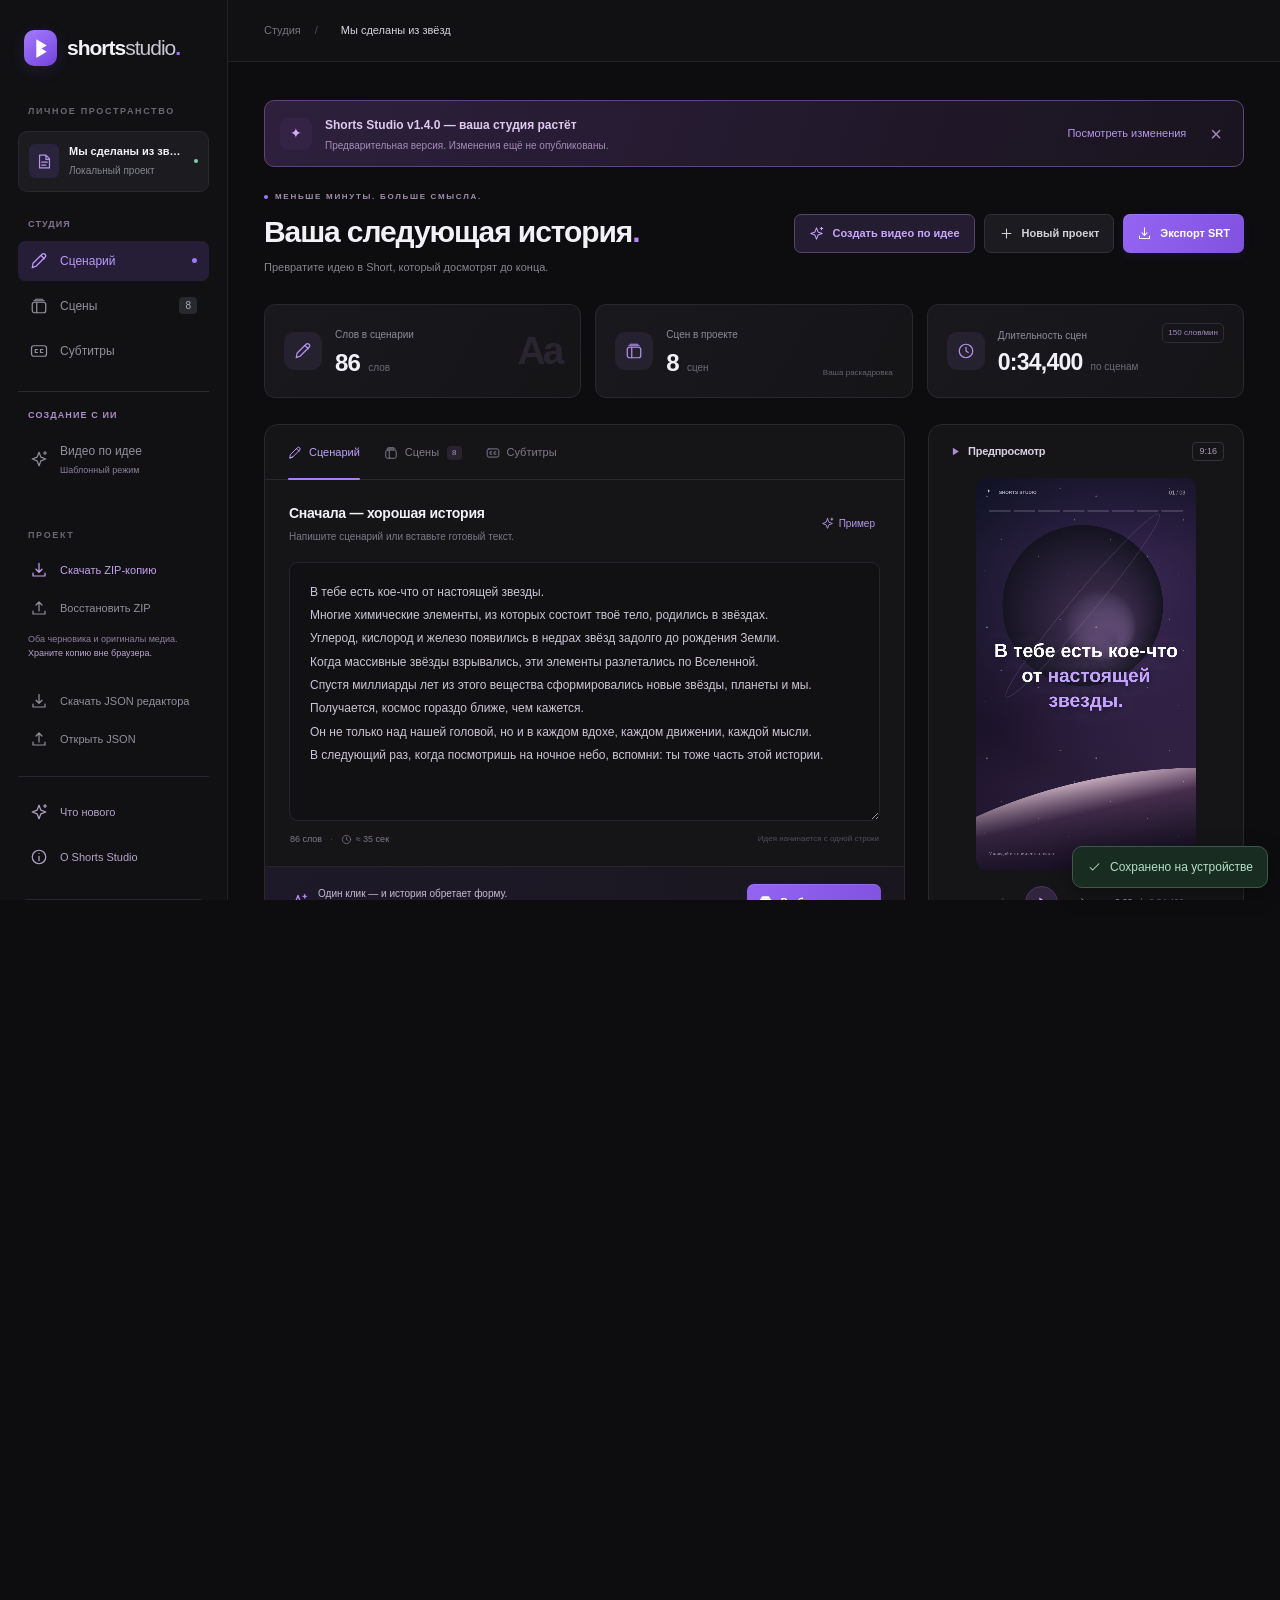
<file: index.html>
<!doctype html>
<html lang="ru">
<head>
  <meta charset="utf-8">
  <meta name="viewport" content="width=device-width, initial-scale=1">
  <meta name="theme-color" content="#0d0d10">
  <meta name="description" content="Shorts Studio — сценарии, сцены и субтитры для ваших коротких видео. Бесплатно, без регистрации и сервера.">
  <title>Shorts Studio — ваша следующая история</title>
  <link rel="icon" href="assets/favicon.svg" type="image/svg+xml">
  <link rel="stylesheet" href="styles.css">
  <link rel="stylesheet" href="video.css">
  <link rel="stylesheet" href="product.css">
  <link rel="stylesheet" href="ux.css">
  <link rel="stylesheet" href="backup.css">
  <link rel="stylesheet" href="editor-timing.css">
  <script src="js/core.js" defer></script>
  <script src="js/product.js" defer></script>
  <script src="js/editor-profile.js" defer></script>
  <script src="js/render-plan.js" defer></script>
  <script src="js/render-adapters.js" defer></script>
  <script src="js/video-core.js" defer></script>
  <script src="js/project-db.js" defer></script>
  <script src="js/storage.js" defer></script>
  <script src="js/zip-store.js" defer></script>
  <script src="js/backup-format.js" defer></script>
  <script src="js/integrations.js" defer></script>
  <script src="js/editor-timing.js" defer></script>
  <script src="js/editor-canvas.js" defer></script>
  <script src="js/video-renderer.js" defer></script>
  <script src="js/video-audio.js" defer></script>
  <script src="js/video-recorder.js" defer></script>
  <script src="js/video-media.js" defer></script>
  <script src="js/audio-window.js" defer></script>
  <script src="js/media-session.js" defer></script>
  <script src="js/render-session.js" defer></script>
  <script src="js/native-mp4.js" defer></script>
  <script src="js/export-inspector.js" defer></script>
  <script src="js/editor-export.js" defer></script>
  <script src="js/editor-preview.js" defer></script>
  <script src="js/editor-images.js" defer></script>
  <script src="js/editor-audio.js" defer></script>
  <script src="js/app.js" defer></script>
  <script src="js/video-ui.js" defer></script>
  <script src="js/product-ui.js" defer></script>
  <script src="js/ux.js" defer></script>
  <script src="js/backup-ui.js" defer></script>
</head>
<body>
  <div id="studioViewport" class="studio-viewport" role="region" aria-label="Рабочая область Shorts Studio" tabindex="0">
  <svg class="icon-library" aria-hidden="true" xmlns="http://www.w3.org/2000/svg">
    <symbol id="i-logo" viewBox="0 0 24 24"><path d="m8 3 10 6-5 3 5 3-10 6V3Z" fill="currentColor" stroke="none"/></symbol>
    <symbol id="i-pen" viewBox="0 0 24 24"><path d="m15 5 4 4M4 20l4-1L20 7a2.8 2.8 0 0 0-4-4L4 15l-1 6 5-2"/></symbol>
    <symbol id="i-scenes" viewBox="0 0 24 24"><rect x="3" y="7" width="18" height="14" rx="3"/><path d="M7 3h10M5 5h14M9 7v14"/></symbol>
    <symbol id="i-captions" viewBox="0 0 24 24"><rect x="2" y="5" width="20" height="14" rx="3"/><path d="M10 10H7v4h3m7-4h-3v4h3"/></symbol>
    <symbol id="i-plus" viewBox="0 0 24 24"><path d="M12 5v14M5 12h14"/></symbol>
    <symbol id="i-download" viewBox="0 0 24 24"><path d="M12 3v12m-4-4 4 4 4-4M4 16v4h16v-4"/></symbol>
    <symbol id="i-upload" viewBox="0 0 24 24"><path d="M12 16V4m-4 4 4-4 4 4M4 16v4h16v-4"/></symbol>
    <symbol id="i-sparkles" viewBox="0 0 24 24"><path d="m12 3 2.5 6.5L21 12l-6.5 2.5L12 21l-2.5-6.5L3 12l6.5-2.5L12 3ZM20 2v4m-2-2h4"/></symbol>
    <symbol id="i-check" viewBox="0 0 24 24"><path d="m5 12 4 4L19 6"/></symbol>
    <symbol id="i-trash" viewBox="0 0 24 24"><path d="M3 6h18M9 6V3h6v3M5 6l1 15h12l1-15M10 10v7m4-7v7"/></symbol>
    <symbol id="i-play" viewBox="0 0 24 24"><path d="m9 5 11 7-11 7V5Z" fill="currentColor" stroke="none"/></symbol>
    <symbol id="i-pause" viewBox="0 0 24 24"><path d="M9 5v14M16 5v14" stroke-width="3"/></symbol>
    <symbol id="i-prev" viewBox="0 0 24 24"><path d="m15 6-6 6 6 6"/></symbol>
    <symbol id="i-next" viewBox="0 0 24 24"><path d="m9 6 6 6-6 6"/></symbol>
    <symbol id="i-clock" viewBox="0 0 24 24"><circle cx="12" cy="12" r="9"/><path d="M12 7v5l3 2"/></symbol>
    <symbol id="i-file" viewBox="0 0 24 24"><path d="M14 3H5v18h14V8l-5-5Zm0 0v6h5M8 13h8m-8 4h6"/></symbol>
    <symbol id="i-monitor" viewBox="0 0 24 24"><rect x="3" y="3" width="18" height="14" rx="2"/><path d="M8 21h8m-4-4v4"/></symbol>
    <symbol id="i-info" viewBox="0 0 24 24"><circle cx="12" cy="12" r="9"/><path d="M12 11v6m0-10v.1"/></symbol>
  </svg>

  <aside class="sidebar" aria-label="Главное меню">
    <a class="brand" href="#" aria-label="Shorts Studio — главная"><span class="brand-mark"><svg><use href="#i-logo"/></svg></span><span>shorts<span class="brand-light">studio</span><span class="brand-dot">.</span></span></a>
    <div class="workspace-label">ЛИЧНОЕ ПРОСТРАНСТВО</div>
    <div class="project-card"><span class="project-icon"><svg><use href="#i-file"/></svg></span><div><strong id="sidebarProjectName">Мой Short</strong><span>Локальный проект</span></div><span class="tiny-dot"></span></div>
    <div class="studio-navigation">
      <section class="nav-group manual-nav" aria-labelledby="studioNavHeading">
        <h2 id="studioNavHeading" class="nav-group-heading">Студия</h2>
        <nav class="nav-list" aria-label="Студия — ручное редактирование">
          <button class="nav-item active" data-view="script" aria-current="page" aria-label="Сценарий" title="Сценарий"><svg><use href="#i-pen"/></svg><span class="nav-text">Сценарий</span><span class="nav-active-dot"></span></button>
          <button class="nav-item" data-view="scenes" aria-label="Сцены" title="Сцены"><svg><use href="#i-scenes"/></svg><span class="nav-text">Сцены</span><span class="nav-count" id="navSceneCount">0</span></button>
          <button class="nav-item" data-view="subtitles" aria-label="Субтитры" title="Субтитры"><svg><use href="#i-captions"/></svg><span class="nav-text">Субтитры</span></button>
        </nav>
      </section>
      <section class="nav-group ai-nav" aria-labelledby="aiNavHeading">
        <h2 id="aiNavHeading" class="nav-group-heading">Создание с ИИ</h2>
        <nav class="nav-list" aria-label="Создание с ИИ — пока на шаблонах">
          <button class="nav-item video-nav" id="openVideoMode" title="Видео по идее — шаблонный режим, ИИ пока не подключён" aria-label="Видео по идее — шаблонный режим" aria-describedby="ideaModeNote" aria-controls="videoStudio" aria-expanded="false"><svg><use href="#i-sparkles"/></svg><span class="nav-text">Видео по идее<small id="ideaModeNote" class="nav-mode-hint">Шаблонный режим</small></span></button>
        </nav>
      </section>
    </div>
    <div class="sidebar-files"><div class="nav-label">ПРОЕКТ</div><button class="nav-item backup-nav" data-backup-export><svg><use href="#i-download"/></svg>Скачать ZIP-копию</button><button class="nav-item" data-backup-import><svg><use href="#i-upload"/></svg>Восстановить ZIP</button><p class="backup-note">Оба черновика и оригиналы медиа.<span data-backup-status aria-live="polite">Храните копию вне браузера.</span></p><button class="nav-item" id="saveProject"><svg><use href="#i-download"/></svg>Скачать JSON редактора</button><button class="nav-item" id="openProject"><svg><use href="#i-upload"/></svg>Открыть JSON</button><input id="projectFile" type="file" accept=".json,application/json" hidden></div>
    <nav class="product-nav" aria-label="Сведения о Shorts Studio"><button class="nav-item" data-product-open="updates" aria-label="Что нового" title="Что нового"><svg><use href="#i-sparkles"/></svg><span class="product-nav-label">Что нового</span></button><button class="nav-item" data-product-open="about" aria-label="О Shorts Studio" title="О Shorts Studio"><svg><use href="#i-info"/></svg><span class="product-nav-label">О Shorts Studio</span></button><span class="product-version-pill product-mobile-version" data-product-version>—</span></nav>
    <div class="sidebar-bottom"><div class="local-card"><span class="local-icon"><svg><use href="#i-monitor"/></svg></span><strong>Ваше творчество — у вас</strong><p>Работает в браузере.<br>Без регистрации и облака.</p><span class="local-status"><span></span>Локальный режим</span></div><div class="sidebar-version">SHORTS STUDIO <span class="product-sidebar-version" data-product-version>—</span></div></div>
  </aside>

  <div class="workspace">
    <header class="topbar"><div class="breadcrumb"><span>Студия</span><span class="breadcrumb-divider">/</span><span id="videoBreadcrumb" hidden>Видео по идее</span><label for="projectName" class="sr-only">Название проекта</label><input id="projectName" maxlength="80" value="Мой Short" autocomplete="off"></div><span id="editorSaveState" hidden>Восстановление…</span></header>

    <div class="mobile-filebar" aria-label="Файлы проекта"><span>ФАЙЛ ПРОЕКТА</span><button class="text-button" id="saveProjectMobile" aria-label="Скачать JSON редактора"><svg><use href="#i-download"/></svg>JSON ↓</button><button class="text-button" id="openProjectMobile" aria-label="Открыть JSON редактора"><svg><use href="#i-upload"/></svg>JSON ↑</button><button class="text-button backup-nav" data-backup-export>ZIP-копия</button><button class="text-button" data-backup-import>Из ZIP</button><p class="backup-note">ZIP: оба черновика и оригиналы медиа. <span data-backup-status aria-live="polite">Храните копию вне браузера.</span></p></div>
    <main id="mainContent">
      <aside class="product-update-notice" id="productUpdateNotice" aria-label="Доступна история обновлений" hidden><span class="update-spark" aria-hidden="true">✦</span><div class="notice-message"><strong>Shorts Studio <span data-product-version>—</span> — ваша студия растёт</strong><p>Узнайте, какие возможности уже доступны.</p></div><button class="text-button" data-product-open="updates">Посмотреть изменения</button><button id="productDismissNotice" class="product-notice-close" aria-label="Закрыть уведомление об обновлении">×</button></aside>
      <section class="page-heading"><div><div class="eyebrow"><span></span>МЕНЬШЕ МИНУТЫ. БОЛЬШЕ СМЫСЛА.</div><h1 id="studioTitle">Ваша следующая история<span>.</span></h1><p id="studioDescription">Превратите идею в Short, который досмотрят до конца.</p></div><div class="heading-actions"><button class="button button-secondary video-mode-button" id="createVideoMode"><svg><use href="#i-sparkles"/></svg>Создать видео по идее</button><button class="button button-secondary" id="backToEditor" hidden><svg><use href="#i-prev"/></svg>К редактору</button><button class="button button-secondary" id="newProject"><svg><use href="#i-plus"/></svg>Новый проект</button><button class="button button-primary" id="exportSrt"><svg><use href="#i-download"/></svg>Экспорт SRT</button></div></section>

      <section class="stats" aria-label="Статистика проекта">
        <div class="stat"><span class="stat-icon"><svg><use href="#i-pen"/></svg></span><div><span class="stat-label">Слов в сценарии</span><div class="stat-value"><strong id="wordCount">0</strong><span>слов</span></div></div><span class="stat-decoration">Aa</span></div>
        <div class="stat"><span class="stat-icon"><svg><use href="#i-scenes"/></svg></span><div><span class="stat-label">Сцен в проекте</span><div class="stat-value"><strong id="sceneCount">0</strong><span>сцен</span></div></div><span class="stat-note">Ваша раскадровка</span></div>
        <div class="stat"><span class="stat-icon"><svg><use href="#i-clock"/></svg></span><div><span class="stat-label">Длительность сцен</span><div class="stat-value"><strong id="totalDuration">0:00</strong><span>по сценам</span></div></div><span class="speed-badge" id="editorTimingBadge">150 слов/мин</span></div>
      </section>

      <div id="storageWarning" class="notice warning" role="alert" hidden>Браузер не позволяет сохранить проект на устройстве. Скачайте файл проекта, чтобы не потерять работу.</div>
      <section id="videoStudio" hidden aria-label="Создать видео по идее">
        <div class="video-intro"><span class="video-beta">БЕСПЛАТНЫЙ ПРОТОТИП</span><span>Идея <b>→</b> сценарий <b>→</b> анимация <b>→</b> видео</span><span id="videoDraftStatus" hidden>Локальный черновик</span></div>
        <div id="videoError" class="notice warning" role="alert" hidden></div>
        <div id="videoSupport" class="notice" role="status" hidden></div>
        <div id="videoPlanError" class="notice warning" role="alert" hidden></div>
        <div class="video-grid">
          <div class="video-editor">
            <section class="panel idea-panel"><div class="video-section-heading"><div><h2>Какую историю расскажем?</h2><p>Опишите идею. Мы подготовим основу для вашего ролика.</p></div><button class="text-button" id="videoDemo">Демо · 18 сек</button></div><label for="videoIdea" class="sr-only">Идея ролика</label><textarea id="videoIdea" aria-describedby="videoIdeaCounter videoIdeaHint videoIdeaWarning" rows="3" placeholder="Например: мистическая история про заброшенный дом"></textarea><div class="idea-feedback"><output id="videoIdeaCounter" for="videoIdea" aria-live="polite" aria-atomic="true"></output><p id="videoIdeaHint">Эмодзи и составные знаки могут занимать несколько позиций лимита.</p><p id="videoIdeaWarning" role="status" aria-live="polite"></p></div><div class="idea-actions"><span>Локальные шаблоны · без API и нейросетей</span><button class="button button-primary" id="generateIdea"><svg><use href="#i-sparkles"/></svg>Создать сценарий</button></div></section>
            <section class="panel video-settings"><div class="video-section-heading"><div><h2>Ваш ролик</h2><p>Анимация и субтитры уже включены.</p></div><span class="format-badge">720 × 1280 · 24 кадра/с</span></div><div class="video-settings-grid"><label>Название<input id="videoTitle" maxlength="80" placeholder="Название ролика"></label><label>Расчёт времени<select id="videoTiming"><option value="auto">Автоматически</option><option value="manual">Вручную по сценам</option></select></label><label>Длительность в авто<select id="videoDuration"><option value="15">15 секунд</option><option value="18" selected>18 секунд</option><option value="20">20 секунд</option><option value="30">30 секунд</option><option value="60">60 секунд</option></select></label><label>Атмосфера<select id="videoTheme"><option value="mystery">Туманный дом</option><option value="space">Космос</option><option value="sunrise">Рассвет</option><option value="neon">Неон</option></select></label><label>Субтитры<select id="videoCaption"><option value="accent">Акцент на словах</option><option value="classic">Классика</option><option value="outline">Контур</option></select></label><label class="video-format-setting">Формат записи<select id="videoFormat"><option value="auto">Авто: MP4, иначе WebM</option><option value="webm">WebM</option></select></label></div><p class="video-hint" id="videoTotalTime"></p><p class="video-hint" id="videoFormatHint"></p></section>
            <section class="panel video-audio"><div class="video-section-heading"><div><h2>Голос и озвучка</h2><p>Отдельная дорожка для речи.</p></div><svg><use href="#i-upload"/></svg></div><div class="video-audio-controls"><label class="button button-secondary audio-upload" for="videoAudio">Выбрать аудио<input id="videoAudio" type="file" accept="audio/*,.mp3,.wav,.ogg,.m4a,.aac,.flac,.webm"></label><span id="videoAudioInfo">Без аудиодорожки</span><button class="text-button" id="removeVideoAudio" hidden>Убрать</button></div><div class="video-volume"><label for="videoVolume">Громкость</label><input id="videoVolume" type="range" min="0" max="100" value="70"><output id="videoVolumeValue" for="videoVolume">70%</output></div><p class="video-hint">Аудио обрезается по длине ролика; если оно короче, в конце будет тишина. Файл остаётся на устройстве; исходный файл сохраняется вместе с проектом, если хранилище доступно.</p></section>
            <section class="panel video-audio"><div class="video-section-heading"><div><h2>Фоновая музыка</h2><p>Независимая дорожка с плавными краями.</p></div><svg><use href="#i-upload"/></svg></div><div class="video-audio-controls"><label class="button button-secondary audio-upload" for="videoMusic">Выбрать музыку<input id="videoMusic" type="file" accept="audio/*,.mp3,.wav,.ogg,.m4a,.aac,.flac,.webm"></label><span id="videoMusicInfo">Без музыки</span><button class="text-button" id="removeVideoMusic" hidden>Убрать</button></div><div class="video-volume"><label for="videoMusicVolume">Громкость музыки</label><input id="videoMusicVolume" type="range" min="0" max="100" value="25"><output id="videoMusicVolumeValue" for="videoMusicVolume">25%</output></div><div class="music-fades"><label>Появление, сек<input id="videoMusicFadeIn" type="number" min="0" max="10" step="0.1" value="1"></label><label>Затухание, сек<input id="videoMusicFadeOut" type="number" min="0" max="10" step="0.1" value="1"></label></div><p class="video-hint">Голос и музыка звучат одновременно. Короткая музыка затухает перед своим окончанием. Музыка восстанавливается вместе с проектом; она не распознаётся и не выравнивает субтитры автоматически.</p></section>
            <section class="video-storyboard" aria-labelledby="videoScenesHeading"><div class="section-heading"><div><h2 id="videoScenesHeading">Сцены ролика <span id="videoSceneCount">0</span></h2><p>Редактируйте текст — анимация подстроится.</p></div><button class="text-button" id="addVideoScene"><svg><use href="#i-plus"/></svg>Добавить</button></div><div id="videoScenes" class="scene-list"></div><div class="video-scene-actions"><button class="text-button" id="videoToEditor">Открыть сценарий в редакторе</button><button class="text-button" id="videoSrt"><svg><use href="#i-download"/></svg>Субтитры SRT</button></div><p class="video-hint">Черновик этого режима хранится отдельно. Перенос в редактор потребует подтверждения замены текущего проекта.</p></section>
          </div>
          <aside class="video-preview-column"><section class="panel video-preview-panel"><div class="preview-heading"><h2><svg><use href="#i-play"/></svg><span id="videoPreviewHeading">Анимация ролика</span></h2><span class="format-badge">9:16</span></div><div class="video-output-tabs" id="videoOutputTabs" hidden><button class="active" id="showVideoCanvas" aria-pressed="true">Анимация</button><button id="showVideoFile" aria-pressed="false">Готовый файл</button></div><div class="video-canvas-wrap"><canvas id="videoCanvas" width="720" height="1280" aria-label="Анимированный предпросмотр ролика 9:16">Браузер не поддерживает Canvas.</canvas><video id="generatedVideo" controls playsinline preload="metadata" hidden aria-label="Готовый видеоролик"></video></div><div class="video-preview-controls"><button class="button button-secondary" id="playGeneratedPreview"><svg><use href="#i-play"/></svg><span>Смотреть</span></button><span id="videoPreviewTime">0:00 / 0:18</span></div><label class="sr-only" for="videoSeek">Позиция предпросмотра</label><input id="videoSeek" class="video-seek" type="range" min="0" max="18000" value="0" step="50"><div class="video-render-controls"><div class="video-download-panel" aria-label="Готовый видеофайл"><p id="videoFileInfo" class="video-hint" role="status" hidden></p><a class="button button-primary" id="downloadVideo" hidden><svg><use href="#i-download"/></svg>Скачать видео</a></div><button class="button button-primary" id="recordVideo"><svg><use href="#i-sparkles"/></svg>Собрать видео</button><button class="button button-secondary" id="cancelVideo" hidden>Отменить запись</button><progress id="videoProgress" max="100" value="0" aria-label="Прогресс записи видео" hidden></progress><p id="videoRenderStatus" role="status">Запись займёт 18 секунд. Оставьте вкладку открытой.</p></div></section><div class="video-local-note"><svg><use href="#i-monitor"/></svg><p>Всё создаётся в вашем браузере.<br>Без сервера, ключей и платных сервисов.</p></div></aside>
        </div>
      </section>
      <div class="studio-grid" id="scriptStudio">
        <div class="editor-column">
          <div class="editor-panel panel">
            <div class="editor-tabs" role="tablist" aria-label="Редактор"><button id="tab-script" class="editor-tab active" data-view="script" role="tab" aria-controls="pane-script" aria-selected="true"><svg><use href="#i-pen"/></svg>Сценарий</button><button id="tab-scenes" class="editor-tab" data-view="scenes" role="tab" aria-controls="scenesSection" aria-selected="false" tabindex="-1"><svg><use href="#i-scenes"/></svg>Сцены<span class="tab-count" id="tabSceneCount">0</span></button><button id="tab-subtitles" class="editor-tab" data-view="subtitles" role="tab" aria-controls="pane-subtitles" aria-selected="false" tabindex="-1"><svg><use href="#i-captions"/></svg>Субтитры</button></div>
            <div id="editorTimingError" class="studio-timing-error" role="alert" hidden><p id="editorTimingErrorText"></p><button id="editorResetTiming" type="button">Отменить несохранённую правку</button></div>
            <section id="pane-script" role="tabpanel" aria-labelledby="tab-script">
              <div class="script-heading"><div><h2>Сначала — хорошая история</h2><p>Напишите сценарий или вставьте готовый текст.</p></div><button class="text-button" id="loadDemo"><svg><use href="#i-sparkles"/></svg>Пример</button></div>
              <label for="scriptText" class="sr-only">Текст сценария</label><textarea id="scriptText" class="script-textarea" placeholder="О чём будет ваш следующий Short?\n\nНачните с цепляющей фразы, расскажите самое интересное и оставьте зрителю мысль, которой захочется поделиться." spellcheck="true"></textarea>
              <div class="script-footer"><div class="script-meta"><span id="scriptWordCount">0 слов</span><span class="meta-dot">·</span><span><svg><use href="#i-clock"/></svg><span id="scriptDuration" title="Оценка исходного сценария по 150 слов/мин; длительности отредактированных сцен рассчитаны отдельно">≈ 0 сек</span></span></div><span class="keyboard-hint">Идея начинается с одной строки</span></div>
              <div class="split-bar"><div><span class="split-icon"><svg><use href="#i-sparkles"/></svg></span><p>Один клик — и история обретает форму.<small>Каждое предложение станет отдельной сценой.</small></p></div><button id="splitScenes" class="button button-primary"><svg><use href="#i-scenes"/></svg>Разбить на сцены</button></div>
            </section>
            <section id="pane-subtitles" role="tabpanel" aria-labelledby="tab-subtitles" hidden><div class="script-heading"><div><h2>Слова в нужный момент</h2><p>Субтитры обновляются вместе со сценами.</p></div><span class="format-badge">.SRT</span></div><div class="studio-subtitle-controls"><label><input id="editorSubtitlesEnabled" type="checkbox" checked> Субтитры включены</label><label for="editorSubtitleMode">Реплики<select id="editorSubtitleMode" aria-describedby="editorSubtitleHint"><option value="scene">По сценам</option><option value="chunks">Группы по 6 слов</option></select></label></div><div id="subtitleList" class="subtitle-list"></div><div class="subtitles-footer"><p id="editorSubtitleHint">Таймкоды берутся из общего RenderPlan.</p><button class="button button-primary" id="exportSrtPanel"><svg><use href="#i-download"/></svg>Скачать .srt</button></div></section>
          </div>

          <section id="scenesSection" class="scenes-section" aria-labelledby="scenesTitle"><div class="section-heading"><div><h2 id="scenesTitle">Сцены проекта <span id="sceneHeadingCount">0</span></h2><p>Маленькие фрагменты большой истории.</p></div><button class="text-button" id="addScene"><svg><use href="#i-plus"/></svg>Добавить сцену</button></div><div class="studio-timing-controls"><label for="editorTimingMode">Длительности<select id="editorTimingMode" aria-describedby="editorTimingHelp"><option value="reading">Авто · 150 слов/мин</option><option value="manual">Вручную</option></select></label><output id="editorTimingSummary" aria-live="polite">Итого: 0:00</output><p id="editorTimingHelp">Авто — по тексту сцен. Вручную: секунды с точностью до 0,001; пусто — авто. Ручные значения сохраняются при переключении режимов.</p></div><div id="scriptChanged" class="notice" hidden><svg><use href="#i-info"/></svg><span>Сценарий изменён. Нажмите «Разбить на сцены», чтобы заменить текущие сцены новым текстом.</span></div><div id="sceneList" class="scene-list"></div><p class="scene-footnote" id="sceneFootnote">Предпросмотр и SRT используют текст сцен. Правки сцен не меняют исходный сценарий.</p></section>
          <div class="editor-audio-panels" aria-label="Звук проекта"><section class="panel editor-audio-panel" aria-labelledby="editorVoiceHeading"><h2 id="editorVoiceHeading">Озвучка</h2><div class="editor-audio-files"><button type="button" class="button button-secondary" id="editorVoiceUpload">Добавить озвучку</button><input type="file" id="editorVoiceFile" class="sr-only" tabindex="-1" accept="audio/*,.mp3,.wav,.ogg,.m4a,.aac,.flac,.webm" aria-label="Файл: озвучка"><button type="button" class="text-button" id="editorVoiceRemove" hidden>Удалить озвучку</button><span id="editorVoiceName">Файл не выбран</span></div><p id="editorVoiceStatus" class="video-hint" role="status" aria-live="polite"></p><div class="video-volume"><label for="editorVoiceVolume">Громкость: озвучка</label><input id="editorVoiceVolume" type="range" min="0" max="100" step="1" value="70"><output id="editorVoiceVolumeValue" for="editorVoiceVolume">70%</output></div></section><section class="panel editor-audio-panel" aria-labelledby="editorMusicHeading"><h2 id="editorMusicHeading">Музыка</h2><div class="editor-audio-files"><button type="button" class="button button-secondary" id="editorMusicUpload">Добавить музыку</button><input type="file" id="editorMusicFile" class="sr-only" tabindex="-1" accept="audio/*,.mp3,.wav,.ogg,.m4a,.aac,.flac,.webm" aria-label="Файл: музыка"><button type="button" class="text-button" id="editorMusicRemove" hidden>Удалить музыку</button><span id="editorMusicName">Файл не выбран</span></div><p id="editorMusicStatus" class="video-hint" role="status" aria-live="polite"></p><div class="video-volume"><label for="editorMusicVolume">Громкость: музыка</label><input id="editorMusicVolume" type="range" min="0" max="100" step="1" value="25"><output id="editorMusicVolumeValue" for="editorMusicVolume">25%</output></div><div class="music-fades"><label for="editorMusicFadeIn">Плавное появление, сек<input id="editorMusicFadeIn" type="text" inputmode="decimal" value="1" aria-describedby="editorMusicFadeHint"></label><label for="editorMusicFadeOut">Плавное затухание, сек<input id="editorMusicFadeOut" type="text" inputmode="decimal" value="1" aria-describedby="editorMusicFadeHint"></label></div><p id="editorMusicFadeHint" class="video-hint">От 0 секунд, до трёх знаков после запятой. Затухание — перед концом музыки или ролика, смотря что наступит раньше. Повтора музыки нет.</p></section><p id="editorAudioState" class="video-hint" role="status" aria-live="polite">Звук запускается кнопкой Play. Поддержка форматов зависит от браузера. Оригиналы сохраняются на устройстве и в ZIP-копии; JSON не содержит медиа.</p></div>
          <footer class="editor-bottom"><span class="tiny-dot"></span>Всё для первого шага. Ничего лишнего.<span class="bottom-format">СОЗДАНО ДЛЯ 9:16</span></footer>
        </div>

        <aside class="preview-column" aria-label="Предпросмотр видео">
          <section class="preview-panel panel"><div class="preview-heading"><h2><svg><use href="#i-play"/></svg>Предпросмотр</h2><span class="format-badge">9:16</span></div>
            <div class="portrait-wrap"><div class="editor-canvas-frame" id="portrait"><canvas id="editorCanvas" width="720" height="1280" aria-label="Canvas-предпросмотр Студии 720 на 1280" aria-describedby="previewText editorPreviewMessage" hidden></canvas><div id="editorPreviewMessage" class="editor-preview-message" role="status" aria-live="polite">Подготавливаем предпросмотр…</div></div></div><span id="portraitScene" class="sr-only"></span><p id="previewText" class="sr-only"></p>
            <div class="playback"><button class="icon-button" id="prevScene" aria-label="Предыдущая сцена"><svg><use href="#i-prev"/></svg></button><button class="play-button" id="playPreview" aria-label="Воспроизвести предпросмотр"><svg><use href="#i-play"/></svg></button><button class="icon-button" id="nextScene" aria-label="Следующая сцена"><svg><use href="#i-next"/></svg></button><span class="playback-time"><span id="currentTime">0:00</span><span>/</span><span id="previewDuration">0:00</span></span></div><div class="timeline"><div id="timelineProgress"></div></div><label class="sr-only" for="editorSeek">Позиция предпросмотра Студии</label><input id="editorSeek" class="editor-seek" type="range" min="0" max="0" step="1" value="0"><div class="preview-note"><span class="tiny-dot"></span>Canvas · 720 × 1280 · звук по кнопке Play</div>
          </section>
          <section class="appearance-panel panel"><h2><svg><use href="#i-captions"/></svg>Стиль субтитров</h2><div class="caption-styles" role="group" aria-label="Стиль субтитров"><button data-caption="accent" class="caption-style active" aria-pressed="true"><span>Аа<span>Бб</span></span>Акцент</button><button data-caption="classic" class="caption-style" aria-pressed="false"><span>Аа Бб</span>Классика</button><button data-caption="outline" class="caption-style" aria-pressed="false"><span>Аа Бб</span>Контур</button></div><div class="appearance-row"><label for="captionSize">Размер текста</label><select id="captionSize"><option value="small">Маленький</option><option value="medium" selected>Средний</option><option value="large">Крупный</option></select></div><div class="appearance-row"><span id="backgroundLabel">Настроение</span><div class="theme-options" role="group" aria-labelledby="backgroundLabel"><button class="theme-swatch cosmos active" data-theme="cosmos" aria-label="Космос" title="Космос" aria-pressed="true"></button><button class="theme-swatch dusk" data-theme="dusk" aria-label="Сумерки" title="Сумерки" aria-pressed="false"></button><button class="theme-swatch minimal" data-theme="minimal" aria-label="Минимализм" title="Минимализм" aria-pressed="false"></button></div></div><p class="appearance-note">Оформление применяется к предпросмотру. SRT содержит только текст и таймкоды.</p></section>
        </aside>
      </div>
    </main>
  </div>
  </div>
    <div class="save-status" id="saveStatus" role="status" aria-live="polite" aria-atomic="true" hidden><svg aria-hidden="true"><use href="#i-clock"/></svg><span id="saveStatusText"></span></div>
    <div id="toast" class="toast" role="status" aria-live="polite" hidden></div>
  <input id="backupFile" type="file" accept=".zip,application/zip" hidden>
  <dialog id="backupDialog" class="backup-dialog" aria-labelledby="backupTitle">
    <h2 id="backupTitle">Резервная ZIP-копия</h2>
    <p>ZIP хранит редактируемые черновики обоих режимов и исходные изображения, голос и музыку. JSON хранит только данные проекта без медиа; MP4/WebM — готовое видео. Данные браузера могут быть очищены: сохраняйте ZIP на другом устройстве или диске.</p>
    <p id="backupMessage" role="status" aria-live="polite"></p>
    <progress id="backupProgress" max="100" value="0" aria-label="Подготовка резервной копии"></progress>
    <p id="backupError" role="alert" hidden></p><ul id="backupWarnings"></ul>
    <div class="backup-actions"><a id="backupDownload" class="button button-primary" hidden>Скачать ZIP-копию</a><button id="backupConfirm" class="button button-primary" hidden>Заменить оба черновика</button><button id="backupOpen" class="button button-primary" hidden>Открыть восстановленные проекты</button><button id="backupFresh" class="button button-secondary" hidden>Новая ZIP-копия</button><button id="backupBackground" class="button button-secondary" hidden>Продолжить в фоне</button><button id="backupCancel" class="button button-secondary">Отмена</button></div>
  </dialog>
  <dialog id="confirmDialog"><form method="dialog"><span class="dialog-icon"><svg><use href="#i-info"/></svg></span><h2 id="dialogTitle">Продолжить?</h2><p id="dialogDescription"></p><div class="dialog-actions"><button class="button button-secondary" value="cancel" autofocus>Отмена</button><button class="button button-primary" id="dialogConfirm" value="confirm">Продолжить</button></div></form></dialog>
  <dialog id="productDialog" class="product-dialog" aria-labelledby="productDialogTitle">
    <div class="product-dialog-header"><div><div class="product-dialog-eyebrow">SHORTS STUDIO · СДЕЛАНО ДЛЯ ВАШИХ ИСТОРИЙ</div><h2 id="productDialogTitle">Что нового</h2></div><button id="productClose" class="product-dialog-close" aria-label="Закрыть информацию о продукте">×</button></div>
    <div id="productTabs" class="product-tabs" role="tablist" aria-label="Информация о Shorts Studio"><button id="productTab-updates" class="product-tab active" role="tab" aria-selected="true" aria-controls="productPane-updates">Что нового</button><button id="productTab-about" class="product-tab" role="tab" aria-selected="false" aria-controls="productPane-about" tabindex="-1">О Shorts Studio</button></div>
    <div class="product-dialog-scroll"><section id="productPane-updates" role="tabpanel" aria-labelledby="productTab-updates"><div id="productReleaseList"></div><p class="product-history-note" id="productHistoryNote"></p></section>
    <section id="productPane-about" role="tabpanel" aria-labelledby="productTab-about" hidden><p class="product-about-intro">Ваша студия коротких историй: от первой строки до готового вертикального видео. Shorts Studio работает локально в браузере — без регистрации, платного сервера и API-ключей.</p><div class="product-about-version">Текущая версия <span class="product-version-pill" data-product-version>—</span></div><ul id="productCapabilities" class="product-capabilities"></ul><a id="productRepository" class="product-repository-link" target="_blank" rel="noopener noreferrer">Репозиторий на GitHub ↗</a>
    <form id="productProfileForm" class="product-profile"><h3>Сведения о правообладателе</h3><p>Заполните только достоверные сведения. Эти настройки сохраняются в вашем браузере и не меняют публичные данные сайта. Публичные поля задаются в конфигурации продукта.</p><label for="productOwner">Имя или название правообладателя<input id="productOwner" maxlength="160" placeholder="Пока не указано" autocomplete="off"></label><label for="productContact">Контактная информация<input id="productContact" maxlength="240" placeholder="Пока не указана" autocomplete="off"></label><div class="product-profile-actions"><button class="button button-primary" type="submit">Сохранить сведения</button><button class="button button-secondary" id="productResetProfile" type="button">Сбросить</button></div><p id="productProfileStatus" class="product-profile-status" role="status"></p></form>
    <p id="productLicenseNote" class="product-license-note"></p></section></div>
  </dialog>
  <noscript><div class="noscript">Для работы Shorts Studio включите JavaScript в настройках браузера.</div></noscript>
</body>
</html>
</file>
<file: styles.css>
@charset "UTF-8";
:root{color-scheme:dark;--bg:#0d0d10;--panel:#151518;--panel-raised:#1b1b20;--line:#28282e;--muted:#85858f;--text:#f3f1f8;--purple:#9d77ff;--purple-bright:#9061f9;--purple-bg:#251e36;--green:#84cda9;--radius:14px;font-family:Inter,-apple-system,BlinkMacSystemFont,"Segoe UI",sans-serif;font-synthesis:none}
*{box-sizing:border-box}body{margin:0;background:var(--bg);color:var(--text);font-size:14px;line-height:1.5}button,input,textarea,select{font:inherit}button,a,input,textarea,select{-webkit-tap-highlight-color:transparent}button{cursor:pointer}button,select{color:inherit}button{border:0}button:disabled{cursor:not-allowed;opacity:.38}button:focus-visible,a:focus-visible,select:focus-visible{outline:2px solid var(--purple);outline-offset:4px}input:focus,textarea:focus{outline:none}input:focus-visible,textarea:focus-visible{box-shadow:0 0 0 2px #9d77ff75}svg{width:20px;height:20px;fill:none;stroke:currentColor;stroke-width:1.65;stroke-linecap:round;stroke-linejoin:round;flex-shrink:0;vertical-align:middle}a{color:inherit;text-decoration:none}h1,h2,p{margin:0}h2{font-size:15px;font-weight:600;letter-spacing:-.25px}[hidden]{display:none!important}.icon-library{position:absolute;width:0;height:0;overflow:hidden}.sr-only{position:absolute;width:1px;height:1px;padding:0;margin:-1px;overflow:hidden;clip:rect(0,0,0,0);white-space:nowrap;border:0}
.sidebar{position:fixed;inset:0 auto 0 0;width:228px;border-right:1px solid #232327;background:#111114;padding:30px 18px 18px;display:flex;flex-direction:column;z-index:20}.brand{display:flex;align-items:center;gap:10px;font-size:21px;font-weight:750;letter-spacing:-1px;padding:0 6px}.brand-mark{width:33px;height:36px;border-radius:10px;background:linear-gradient(145deg,#a47bff,#7343dd);box-shadow:0 4px 16px #8051ef24;display:grid;place-items:center;color:#fff}.brand-mark svg{width:25px;height:25px}.brand-light{font-weight:400;color:#cac6d4}.brand-dot{color:var(--purple)}.workspace-label,.nav-label{color:#686873;font-size:9px;letter-spacing:1.65px;font-weight:600}.workspace-label{margin:39px 10px 12px}.project-card{display:flex;gap:10px;align-items:center;background:#1b1b20;border:1px solid var(--line);border-radius:9px;padding:11px 10px}.project-icon{width:30px;height:34px;border-radius:6px;display:grid;place-items:center;background:#2a233c;color:#b397ec}.project-icon svg{width:17px;height:17px}.project-card>div{flex:1;min-width:0}.project-card strong{display:block;font-size:11px;white-space:nowrap;overflow:hidden;text-overflow:ellipsis;font-weight:550}.project-card div>span{font-size:10px;color:var(--muted)}.tiny-dot{width:5px;height:5px;border-radius:50%;background:var(--purple);display:inline-block;flex-shrink:0}.project-card>.tiny-dot{background:var(--green);width:4px;height:4px}.nav-label{margin:29px 10px 9px}.nav-list{display:grid;gap:5px}.nav-item{width:100%;background:transparent;color:#91909d;display:flex;align-items:center;text-align:left;gap:12px;padding:11px 12px;border-radius:7px;font-size:12px;transition:background .2s,color .2s}.nav-item svg{width:18px;height:18px}.nav-item:hover{background:#1d1c23;color:#ddd}.nav-item.active{background:var(--purple-bg);color:#bc9aff}.nav-active-dot{width:5px;height:5px;background:var(--purple);border-radius:100%;margin-left:auto}.nav-count{margin-left:auto;background:#28282f;color:#b2aebb;font-size:10px;padding:1px 6px;border-radius:4px}.sidebar-files{margin-top:12px}.sidebar-files .nav-item{font-size:11px;padding-block:10px}.sidebar-bottom{margin-top:auto;padding-top:36px}.local-card{padding:15px 13px;border:1px solid #292631;border-radius:10px;background:radial-gradient(ellipse at top left,#29203450,transparent 85%)}.local-icon{color:#ab8ce4;display:block;margin-bottom:8px}.local-icon svg{width:20px;height:20px}.local-card strong{font-size:11px;font-weight:500;color:#d6d1df}.local-card p{font-size:10px;color:#77727f;line-height:1.7;margin-top:6px}.local-status{font-size:9px;color:#a8a1b2;display:flex;gap:6px;align-items:center;margin-top:14px}.local-status>span{width:4px;height:4px;background:var(--green);border-radius:100%}.sidebar-version{font-size:8px;letter-spacing:1px;display:flex;justify-content:space-between;color:#66616e;margin:20px 3px 0}.sidebar-version>span{color:#45424d}
.workspace{margin-left:228px}.topbar{height:74px;border-bottom:1px solid #232327;display:flex;align-items:center;justify-content:space-between;padding:0 36px;gap:12px}.breadcrumb{display:flex;align-items:center;gap:14px;color:#77737f;font-size:11px;min-width:0}.breadcrumb-divider{color:#4e4a56}.breadcrumb input{background:transparent;color:#d7d2df;border:1px solid transparent;border-radius:5px;padding:6px 8px;width:235px;font-size:11px;min-width:0;text-overflow:ellipsis}.breadcrumb input:hover{border-color:var(--line)}.save-status{display:flex;gap:6px;align-items:center;color:#92909a;font-size:10px;white-space:nowrap}.save-status svg{width:13px;height:13px;color:var(--green)}.save-status.error,.save-status.error svg{color:#e5af74}main{max-width:1540px;margin:auto;padding:38px 36px 20px}.page-heading{display:flex;justify-content:space-between;align-items:center;gap:20px;margin-bottom:28px}.eyebrow{color:#a18eac;font-size:8px;letter-spacing:1.7px;font-weight:600;display:flex;align-items:center;gap:7px;margin-bottom:9px}.eyebrow>span{width:4px;height:4px;background:var(--purple);border-radius:100%}h1{font-size:30px;font-weight:650;letter-spacing:-1.1px;line-height:1.3}h1>span{color:#ae88ff}.page-heading p{color:var(--muted);font-size:11px;margin-top:8px}.heading-actions{display:flex;gap:9px;flex-shrink:0}.button{display:inline-flex;justify-content:center;align-items:center;gap:8px;border-radius:7px;min-height:39px;padding:10px 14px;font-size:11px;font-weight:550;white-space:nowrap;transition:background .2s,transform .2s,box-shadow .2s}.button:hover:not(:disabled){transform:translateY(-1px)}.button svg{width:15px;height:15px}.button-secondary{background:#1b1b20;border:1px solid #323038;color:#d5d1dc}.button-secondary:hover{background:#27242e}.button-primary{background:linear-gradient(110deg,#9465f3,#8151df);color:#fff;box-shadow:0 3px 10px #7946d719,inset 0 1px 0 #ffffff1c}.button-primary:hover{background:linear-gradient(110deg,#a579ff,#9462f0);box-shadow:0 4px 18px #8956e935}.stats{display:grid;grid-template-columns:repeat(3,1fr);gap:14px;margin-bottom:26px}.stat{display:flex;align-items:center;position:relative;overflow:hidden;gap:13px;padding:18px 19px;background:linear-gradient(120deg,#19181d,#151518);border:1px solid var(--line);border-radius:11px;min-height:94px}.stat-icon{display:grid;place-items:center;width:38px;height:38px;background:#25212f;border-radius:10px;color:#b291ed}.stat-icon svg{width:18px;height:18px}.stat-label{font-size:10px;color:#8f899a}.stat-value{display:flex;gap:8px;align-items:baseline;margin-top:3px}.stat-value strong{font-size:24px;line-height:1.3;letter-spacing:-.75px;font-weight:600;font-variant-numeric:tabular-nums}.stat-value>span{font-size:10px;color:#6e6878}.stat-decoration{margin-left:auto;font-size:39px;line-height:1;font-weight:650;color:#292530;letter-spacing:-3px}.stat-note{margin-left:auto;font-size:8px;color:#686270;align-self:flex-end;white-space:nowrap}.speed-badge{margin-left:auto;align-self:flex-start;white-space:nowrap;font-size:8px;border:1px solid #302a3d;color:#a58ac5;border-radius:5px;padding:3px 5px}
.studio-grid{display:grid;grid-template-columns:minmax(0,1fr) 316px;gap:23px;align-items:start}.editor-column{min-width:0}.panel{border:1px solid var(--line);border-radius:var(--radius);background:var(--panel);overflow:hidden}.editor-tabs{display:flex;padding:0 23px;border-bottom:1px solid var(--line);gap:24px;min-height:55px}.editor-tab{padding:17px 0 15px;background:transparent;display:flex;align-items:center;gap:7px;color:#817a8c;font-size:11px;position:relative}.editor-tab svg{width:14px;height:14px}.editor-tab.active{color:#c2a1ff}.editor-tab.active:after{content:"";position:absolute;bottom:-1px;left:0;right:0;height:2px;background:#aa7eff;border-radius:4px}.editor-tab:hover{color:#c4b8d5}.tab-count{background:#28232e;color:#a79bb5;font-size:8px;padding:1px 5px;border-radius:4px;margin-left:1px}.script-heading{display:flex;align-items:center;justify-content:space-between;gap:12px;padding:23px 24px 18px}.script-heading h2{font-size:14px}.script-heading p{font-size:10px;color:#7d7787;margin-top:5px}.text-button{display:inline-flex;align-items:center;justify-content:center;gap:5px;font-size:10px;color:#b797ea;background:transparent;padding:5px;border-radius:5px;transition:color .2s,background .2s;white-space:nowrap}.text-button svg{width:13px;height:13px}.text-button:hover{color:#d4b9ff;background:#9d77ff0c}.script-textarea{display:block;width:calc(100% - 48px);margin:0 24px;min-height:259px;resize:vertical;max-height:700px;background:#111114;border:1px solid #28242e;border-radius:9px;color:#cbc5d4;padding:18px 20px;font-size:12px;line-height:1.95;caret-color:var(--purple);transition:border-color .2s,box-shadow .2s}.script-textarea:focus{border-color:#7956a3}.script-textarea::placeholder{color:#62596e}.script-footer{display:flex;align-items:center;justify-content:space-between;gap:10px;margin:12px 25px 20px}.script-meta{display:flex;align-items:center;gap:8px;color:#82788f;font-size:9px;white-space:nowrap}.script-meta>span:last-child{display:flex;align-items:center;gap:4px}.script-meta svg{width:11px;height:11px}.meta-dot{color:#49414f}.keyboard-hint{color:#544c5f;font-size:8px}.split-bar{padding:17px 23px;display:flex;gap:12px;align-items:center;justify-content:space-between;border-top:1px solid #29242f;background:linear-gradient(100deg,#1e1929,#19161e)}.split-bar>div{display:flex;align-items:center;gap:10px}.split-icon{color:#af88ec}.split-icon svg{width:20px;height:20px}.split-bar p{font-size:10px;color:#c6bbd4}.split-bar small{display:block;color:#7d6e8e;font-size:9px;margin-top:3px}.split-bar .button{min-height:36px;padding:9px 11px;font-size:10px}.scenes-section{margin-top:25px}.section-heading{display:flex;gap:14px;justify-content:space-between;align-items:center;margin-bottom:15px}.section-heading h2{font-size:15px;display:flex;gap:8px;align-items:center}.section-heading h2>span{font-size:9px;letter-spacing:0;color:#a993be;background:#28212f;border:1px solid #352a40;padding:0 5px;border-radius:4px;font-weight:400}.section-heading p{font-size:10px;color:#756c81;margin-top:4px}.scene-list{display:grid;gap:10px}.scene-card{position:relative;display:flex;align-items:flex-start;gap:14px;padding:16px;background:#151518;border:1px solid #29242f;border-radius:10px;transition:border-color .2s,background .2s}.scene-card:hover{border-color:#49404f}.scene-card.selected{border-color:#6b4c93;background:linear-gradient(120deg,#201a2b,#17151d)}.scene-select{background:#25202f;color:#a891c5;min-width:34px;height:36px;border:1px solid #3c2e4f;border-radius:8px;display:grid;place-items:center;font-size:11px;font-variant-numeric:tabular-nums;transition:background .2s}.scene-card.selected .scene-select{background:#342447;color:#d0adff;border-color:#735298}.scene-content{flex:1;min-width:0}.scene-card-top{display:flex;gap:10px;justify-content:space-between;align-items:center;margin-bottom:6px}.scene-card-top label{font-size:9px;color:#b9a5cd;font-weight:550}.scene-timing{font-size:8px;color:#80718f;display:flex;gap:5px;align-items:center;white-space:nowrap;font-variant-numeric:tabular-nums}.scene-timing svg{width:10px;height:10px}.scene-text{display:block;width:100%;resize:vertical;min-height:47px;max-height:350px;border:1px solid transparent;background:transparent;color:#c7bfce;padding:3px 5px;margin-left:-5px;border-radius:4px;font-size:11px;line-height:1.75;overflow-y:auto}.scene-text:focus{background:#100e14;border-color:#725594}.scene-text::placeholder{color:#72637f}.scene-delete{background:transparent;color:#65586f;padding:5px;border-radius:4px;margin:-4px -5px 0 0}.scene-delete svg{width:13px;height:13px}.scene-delete:hover{color:#f09aab;background:#e8637412}.scene-meta-row{display:flex;align-items:center;gap:9px}.scene-footnote{font-size:9px;color:#68616f;margin:13px 2px;line-height:1.8}.notice{display:flex;align-items:center;gap:9px;padding:11px 13px;border:1px solid #5a4436;background:#2b211b;border-radius:8px;font-size:10px;color:#ddba91;margin:0 0 13px;line-height:1.6}.notice svg{width:17px;height:17px}.notice.warning{margin-bottom:22px}.empty-state{text-align:center;padding:37px 20px;background:#141217;border:1px dashed #3b3048;border-radius:10px;color:#91819f}.empty-state svg{display:block;width:27px;height:27px;margin:0 auto 12px;color:#aa87d5}.empty-state h3{font-size:13px;color:#cbc0d5;font-weight:500;margin:0 0 6px}.empty-state p{font-size:11px;max-width:300px;margin:auto;line-height:1.8}.empty-state .button{margin-top:17px}.editor-bottom{color:#5d5368;display:flex;gap:7px;align-items:center;font-size:8px;padding:20px 2px 5px}.editor-bottom>.tiny-dot{width:3px;height:3px;background:#716083}.bottom-format{font-size:7px;margin-left:auto;letter-spacing:1px;color:#4d4359}.subtitle-list{max-height:550px;overflow-y:auto;padding:0 24px 20px;display:grid;gap:10px}.subtitle-cue{background:#101013;border:1px solid #2b2532;border-radius:7px;padding:13px 14px;display:grid;grid-template-columns:22px 1fr;gap:5px 8px}.cue-number{font-size:10px;color:#b593e4;grid-row:span 2}.cue-time{font-size:10px;font-variant-numeric:tabular-nums;color:#8f7aab;letter-spacing:.2px;overflow-wrap:anywhere}.cue-text{font-size:12px;color:#ccc0d8;white-space:pre-line;overflow-wrap:anywhere}.subtitles-footer{border-top:1px solid var(--line);padding:17px 24px;display:flex;align-items:center;gap:12px;justify-content:space-between}.subtitles-footer p{font-size:9px;color:#7f718e}.format-badge{border:1px solid #35303d;border-radius:4px;padding:2px 6px;font-size:9px;color:#a99bb7;font-variant-numeric:tabular-nums}
.preview-column{display:grid;gap:16px;position:sticky;top:22px;min-width:0}.preview-heading{padding:17px 19px;display:flex;align-items:center;justify-content:space-between}.preview-heading h2,.appearance-panel h2{display:flex;align-items:center;gap:7px;font-size:11px;font-weight:550;color:#d8d1e1}.preview-heading h2 svg{width:13px;height:13px;color:#ac8fce}.portrait-wrap{padding:0 22px}.portrait{aspect-ratio:9/16;position:relative;overflow:hidden;isolation:isolate;border-radius:10px;background:#121024;border:1px solid #373043;transition:background .4s}.portrait.theme-cosmos{background:radial-gradient(ellipse at 65% 30%,#6e4a9e66,transparent 50%),linear-gradient(155deg,#121527,#1b1329 50%,#352346 85%,#81647e)}.cosmic-orb{position:absolute;left:12%;top:12%;width:73%;aspect-ratio:1;border-radius:50%;background:radial-gradient(circle at 70% 73%,#a98bb540,#342845 45%,#151421 68%);box-shadow:inset -3px -5px 12px #c9a0ed38,7px 9px 45px #a980b22e;transform:rotate(-35deg)}.cosmic-orb:after{content:"";position:absolute;inset:18% -24%;border-radius:50%;border:1px solid #b59cc830;box-shadow:0 2px 9px #bd90e01c;transform:rotate(-15deg) scaleY(.22)}.cosmic-horizon{position:absolute;left:-48%;right:-60%;height:45%;bottom:-22%;background:linear-gradient(160deg,#c0a7b9,#49304f 18%,#151120 58%);border-radius:50%;box-shadow:0 -5px 25px #e4b7d12b;transform:rotate(-13deg)}.portrait-grain{position:absolute;inset:0;opacity:.38;background-image:radial-gradient(circle at 10% 14%,#fff 0 1px,transparent 1.2px),radial-gradient(circle at 77% 8%,#fff 0 .7px,transparent 1px),radial-gradient(circle at 90% 32%,#fff 0 .8px,transparent 1px),radial-gradient(circle at 23% 47%,#fff 0 .7px,transparent 1px),radial-gradient(circle at 57% 60%,#fff 0 .6px,transparent 1px),radial-gradient(circle at 85% 74%,#fff 0 .6px,transparent 1px),radial-gradient(circle at 8% 71%,#fff 0 .5px,transparent 1px);background-size:143px 171px}.portrait:after{content:"";position:absolute;inset:0;background:linear-gradient(0deg,#0b081a88,transparent 22%,transparent 80%,#0b081a44);z-index:-1}.portrait-top{position:absolute;top:16px;left:14px;right:14px;display:flex;align-items:center;justify-content:space-between;color:#e7dff2a6;font-size:7px;letter-spacing:.6px}.portrait-brand{display:flex;align-items:center;gap:4px;font-size:6px;letter-spacing:1px}.portrait-brand svg{width:12px;height:12px;color:#d0b6eb}.portrait-segments{position:absolute;top:42px;left:15px;right:15px;display:flex;gap:4px}.portrait-segments>span{height:2px;flex:1;border-radius:2px;background:#ffffff26;min-width:0}.portrait-segments>span.passed{background:#b593ec}.portrait-segments>span.current{background:#e0cff9}.portrait-caption{position:absolute;inset:40% 17px auto;text-align:center;color:#fff;font-size:25px;font-weight:750;letter-spacing:-.6px;line-height:1.3;text-shadow:0 2px 14px #08051280;max-height:45%;overflow-y:auto;overflow-wrap:anywhere;padding:6px 2px 9px;scrollbar-width:thin;scrollbar-color:#ffffff33 transparent}.portrait-caption mark{color:#c4a2ff;background:none}.portrait.caption-classic .portrait-caption{background:#080611b3;backdrop-filter:blur(6px);padding:11px 10px;border-radius:6px;font-weight:600;letter-spacing:-.3px;font-size:23px}.portrait.caption-classic mark,.portrait.caption-outline mark{color:inherit}.portrait.caption-outline .portrait-caption{color:#fff;-webkit-text-stroke:.7px #100a1f;paint-order:stroke fill;text-shadow:2px 2px #140d20,-1px -1px #140d20;font-weight:800}.portrait.size-small .portrait-caption{font-size:20px}.portrait.size-large .portrait-caption{font-size:30px}.portrait .portrait-caption.long-caption{font-size:19px}.portrait .portrait-caption.very-long-caption{font-size:16px}.portrait-bottom{position:absolute;bottom:18px;left:17px;right:17px;display:flex;align-items:center;justify-content:space-between;font-size:6px;letter-spacing:.3px;color:#ddd1e39c}.portrait-bottom>span:last-child{color:#dcc3ed;font-size:14px}.portrait.theme-dusk{background:radial-gradient(ellipse at 70% 30%,#efa36860,transparent 60%),linear-gradient(170deg,#352543,#6e4161 55%,#c77d65)}.theme-dusk .cosmic-orb{background:radial-gradient(circle at 65% 65%,#efb588,#a96e7b 40%,#6a4566 70%);box-shadow:0 0 65px #e9a07e30}.theme-dusk .cosmic-horizon{background:linear-gradient(170deg,#c6918c,#502d4c 30%,#211527 70%)}.portrait.theme-minimal{background:radial-gradient(ellipse at top,#35303f,#17151e 75%)}.theme-minimal .cosmic-orb,.theme-minimal .cosmic-horizon,.theme-minimal .portrait-grain{display:none}.playback{display:flex;align-items:center;justify-content:center;gap:12px;padding:16px 22px 12px}.icon-button{width:25px;height:27px;display:grid;place-items:center;background:transparent;color:#9e91ac;border-radius:5px}.icon-button svg{width:15px;height:15px}.icon-button:hover{color:#d7b5ff;background:#2a2136}.play-button{display:grid;place-items:center;width:33px;height:33px;border-radius:50%;background:#30243e;color:#d2a9ff;border:1px solid #4b365f;transition:background .2s}.play-button:hover{background:#48305e}.play-button svg{width:17px;height:17px}.playback-time{display:flex;align-items:center;gap:7px;font-size:9px;font-variant-numeric:tabular-nums;color:#6f627f;margin-left:8px}.playback-time>span:first-child{color:#b8a6c9}.timeline{height:3px;background:#29222f;margin:0 23px;border-radius:4px;overflow:hidden}.timeline>div{height:100%;width:0;background:linear-gradient(90deg,#7e4fbd,#c89aff)}.preview-note{display:flex;align-items:center;justify-content:center;gap:5px;font-size:8px;color:#786a88;padding:12px}.preview-note .tiny-dot{width:3px;height:3px;background:#8c6bac}.appearance-panel{padding:17px 18px}.appearance-panel h2 svg{width:14px;height:14px;color:#ad92ca}.caption-styles{display:grid;grid-template-columns:repeat(3,1fr);gap:7px;margin:15px 0 16px}.caption-style{padding:11px 3px 8px;border:1px solid #312a3a;background:#1a161f;border-radius:7px;color:#86788f;font-size:8px;display:grid;gap:7px;transition:border-color .2s,background .2s}.caption-style>span{font-size:15px;font-weight:650;color:#cbbcd5;line-height:1.5}.caption-style>span>span{color:#c198fc;margin-left:3px}.caption-style[data-caption="classic"]>span{font-size:13px;background:#0b0910;border-radius:3px;margin:2px 8px}.caption-style[data-caption="outline"]>span{-webkit-text-stroke:.5px #cbbcd5;color:transparent}.caption-style.active{border-color:#79539f;background:#2a1f36;color:#c4a5e7}.caption-style:hover{border-color:#8e68b2}.appearance-row{display:flex;align-items:center;justify-content:space-between;gap:12px;margin-top:13px;font-size:9px;color:#8f819b}.appearance-row select{background:#211b28;border:1px solid #3c3049;border-radius:5px;padding:5px 8px;font-size:9px;color:#c4add5;max-width:140px}.theme-options{display:flex;gap:8px}.theme-swatch{width:20px;height:20px;border-radius:50%;border:2px solid #151518;outline:1px solid #3e3348;transition:outline-color .2s,transform .2s}.theme-swatch.active{outline:2px solid #b98be8}.theme-swatch:hover{transform:scale(1.12)}.theme-swatch.cosmos{background:linear-gradient(135deg,#231b39,#9b78ad)}.theme-swatch.dusk{background:linear-gradient(135deg,#6a4361,#df9874)}.theme-swatch.minimal{background:linear-gradient(135deg,#514959,#17151f)}.appearance-note{font-size:8px;color:#63566f;border-top:1px solid #2a2232;padding-top:13px;margin-top:17px;line-height:1.8}
.toast{position:fixed;z-index:100;bottom:25px;left:calc(50% + 114px);transform:translateX(-50%);background:#2c2239;border:1px solid #69517f;border-radius:9px;padding:13px 19px;box-shadow:0 12px 40px #0006;color:#e1cfee;font-size:12px;max-width:min(90vw,480px);animation:toast-in .2s ease-out}dialog{background:#1b1722;color:var(--text);border:1px solid #4c3a60;border-radius:16px;padding:28px;width:min(440px,calc(100vw - 32px));box-shadow:0 30px 100px #0009}dialog::backdrop{background:#06040abf;backdrop-filter:blur(5px)}.dialog-icon{width:38px;height:38px;display:grid;place-items:center;background:#32243f;color:#c39ce7;border-radius:10px;margin-bottom:16px}dialog h2{font-size:20px;line-height:1.4}dialog p{font-size:12px;color:#a598b0;margin-top:10px;line-height:1.8}.dialog-actions{display:flex;justify-content:flex-end;gap:10px;margin-top:26px}.noscript{position:fixed;inset:20px;z-index:200;background:#241c30;padding:40px;border:1px solid var(--purple);border-radius:15px;font-size:20px}textarea{scrollbar-width:thin;scrollbar-color:#44364e transparent}::selection{color:#fff;background:#7f50bda6}@keyframes toast-in{from{opacity:0;translate:0 6px}to{opacity:1;translate:0 0}}@media(min-width:1600px){main{padding-top:46px}.studio-grid{grid-template-columns:minmax(0,1fr) 350px;gap:28px}.portrait-caption{font-size:28px}.script-textarea{min-height:320px}.page-heading{margin-bottom:35px}.stats{margin-bottom:30px}}
@media(max-width:1250px){.sidebar{width:200px;padding-inline:14px}.workspace{margin-left:200px}.topbar{padding-inline:25px}main{padding:30px 25px 18px}.brand{font-size:19px;gap:8px}.brand-mark{width:30px;height:33px}.studio-grid{grid-template-columns:minmax(0,1fr) 282px;gap:17px}.portrait-wrap{padding-inline:18px}.portrait-caption{font-size:23px}.page-heading{align-items:flex-start}h1{font-size:26px}.heading-actions{gap:7px}.heading-actions .button{font-size:10px;padding:9px 11px;min-height:35px}.stat{padding:15px 13px;gap:10px}.stat-icon{width:32px;height:34px}.stat-decoration,.stat-note{display:none}.speed-badge{font-size:7px;padding:3px}.stat-label{font-size:9px}.stat-value strong{font-size:23px}.stat-value>span{font-size:9px}.split-bar{align-items:flex-start;flex-direction:column}.split-bar .button{align-self:flex-end}.script-textarea{min-height:275px}.script-heading,.subtitles-footer{padding-inline:19px}.script-textarea{width:calc(100% - 38px);margin-inline:19px}.script-footer{margin-inline:20px}.keyboard-hint{display:none}.editor-tabs{padding-inline:19px;gap:20px}.toast{left:calc(50% + 100px)}}
@media(max-width:1050px){.sidebar{width:76px;padding:25px 12px 18px;align-items:center}.brand{padding:0}.brand>span:last-child,.workspace-label,.project-card,.nav-label,.nav-item>.nav-active-dot,.nav-count,.sidebar-files,.local-card,.sidebar-version{display:none}.nav-list{margin-top:40px;width:100%;gap:12px}.nav-item{font-size:0;padding:14px;justify-content:center;gap:0}.nav-item svg{width:20px;height:20px}.sidebar-bottom{padding:0}.workspace{margin-left:76px}.topbar{height:65px}.page-heading{flex-wrap:wrap;gap:18px}.heading-actions{margin-top:0}.stats{gap:10px}.stat{padding:13px 11px}.stat-label{font-size:8px}.speed-badge{display:none}.stat-value>span{font-size:8px}.studio-grid{grid-template-columns:minmax(0,1fr) 270px;gap:16px}.portrait-wrap{padding-inline:17px}.portrait-caption{font-size:22px}.scene-card{gap:10px;padding:13px}.scene-select{min-width:28px;height:32px}.scene-card-top{align-items:flex-start}.scene-timing{font-size:7px}.scene-meta-row{gap:4px}.toast{left:calc(50% + 38px)}}
@media(max-width:760px){.sidebar{position:static;width:auto;height:auto;flex-direction:row;justify-content:space-between;padding:14px 19px;border-right:0;border-bottom:1px solid #26222c;gap:18px}.brand>span:last-child{display:inline;font-size:18px}.brand-mark{width:29px;height:31px;border-radius:8px}.brand-mark svg{width:22px;height:22px}.nav-list{display:flex;margin:0;width:auto;gap:6px}.nav-item{padding:10px}.nav-item svg{width:18px;height:18px}.sidebar-bottom{display:none}.workspace{margin-left:0}.topbar{padding-inline:20px;height:51px}.breadcrumb{font-size:9px;gap:7px}.breadcrumb input{width:195px;padding:5px 4px;font-size:10px}.save-status{font-size:8px;gap:4px}.save-status svg{width:11px;height:11px}main{padding:25px 20px 20px}.page-heading{margin-bottom:22px;gap:17px;align-items:center}.eyebrow{font-size:7px;letter-spacing:1.4px}h1{font-size:27px}.page-heading p{font-size:11px;line-height:1.7;max-width:370px}.heading-actions .button{font-size:10px;min-height:36px}.stats{margin-bottom:20px;gap:9px}.stat{padding:12px 10px;gap:8px;min-height:84px}.stat-icon{display:none}.stat-label{font-size:9px}.stat-value strong{font-size:23px}.stat-value>span{font-size:8px}.studio-grid{grid-template-columns:minmax(0,1fr) 240px;gap:14px}.editor-tabs{padding-inline:14px;gap:15px;min-height:51px}.editor-tab{font-size:10px;gap:5px}.editor-tab svg{width:12px;height:12px}.script-heading{padding:20px 15px 15px;align-items:flex-start}.script-heading h2{font-size:12px}.script-heading p{font-size:9px}.script-heading .text-button{font-size:9px;padding:0}.script-heading .text-button svg{display:none}.script-textarea{margin-inline:14px;width:calc(100% - 28px);padding:13px;font-size:11px;min-height:350px}.script-footer{margin-inline:16px}.script-meta{font-size:8px}.split-bar{padding:15px;gap:13px}.split-bar p{font-size:9px}.split-bar small{font-size:8px}.split-icon svg{width:18px;height:18px}.split-bar>div{gap:7px}.split-bar .button{width:100%}.section-heading{align-items:flex-start;gap:8px}.section-heading h2{font-size:13px}.section-heading p{font-size:9px}.section-heading .text-button{font-size:9px}.scene-card{padding:12px 10px;gap:8px}.scene-card-top{flex-wrap:wrap;gap:3px}.scene-meta-row{margin-left:auto}.scene-timing{font-size:8px}.scene-select{min-width:24px;height:29px;font-size:10px;border-radius:6px}.scene-text{font-size:10px}.preview-heading{padding:15px}.portrait-wrap{padding-inline:14px}.portrait-caption{font-size:20px;inset-inline:12px}.portrait-top{font-size:6px;left:10px;right:10px}.portrait-brand{font-size:5px;letter-spacing:.8px}.portrait-segments{left:11px;right:11px;gap:3px}.portrait-bottom{font-size:5px;left:12px;right:12px}.appearance-panel{padding:15px 13px}.caption-styles{gap:5px}.caption-style{font-size:7px}.caption-style>span{font-size:13px}.caption-style[data-caption="classic"]>span{font-size:11px;margin:2px 5px}.appearance-row{font-size:8px}.appearance-row select{font-size:8px;padding:5px}.preview-note{font-size:7px}.playback{padding-inline:12px;gap:9px}.playback-time{margin-left:3px;font-size:8px;gap:5px}.subtitles-footer{flex-direction:column;padding:15px}.subtitle-list{padding-inline:15px}.cue-time{font-size:8px}.cue-text{font-size:11px}.bottom-format{display:none}.toast{left:50%}}
@media(max-width:600px){.studio-grid{grid-template-columns:minmax(0,1fr)}.preview-column{position:static;display:grid;grid-template-columns:minmax(0,1fr) minmax(0,1fr);align-items:start;gap:13px;margin-top:4px}.portrait-wrap{padding-inline:16px}.preview-heading{padding:14px 15px}.portrait-caption{font-size:19px}.portrait.size-small .portrait-caption{font-size:16px}.portrait.size-large .portrait-caption{font-size:23px}.portrait .portrait-caption.long-caption{font-size:16px}.portrait .portrait-caption.very-long-caption{font-size:14px}.script-textarea{min-height:260px;font-size:12px;line-height:1.9;padding:15px}.script-heading h2{font-size:14px}.script-heading p{font-size:10px}.script-heading .text-button{font-size:10px;padding:4px}.script-heading .text-button svg{display:block}.script-heading{padding:20px 18px 16px;align-items:center}.script-textarea{width:calc(100% - 36px);margin-inline:18px}.script-footer{margin-inline:20px}.script-meta{font-size:9px}.split-bar{flex-direction:row;align-items:center;padding:16px 18px;gap:12px}.split-bar p{font-size:10px}.split-bar small{font-size:8px;max-width:160px}.split-bar .button{width:auto;align-self:center;font-size:9px;padding:10px}.split-bar .button svg{display:none}.editor-tabs{padding-inline:20px;gap:27px}.editor-tab{font-size:11px}.editor-tab svg{width:14px;height:14px}.section-heading h2{font-size:15px}.section-heading .text-button{font-size:10px}.scene-card{padding:15px;gap:12px}.scene-select{min-width:32px;height:34px}.scene-text{font-size:12px}.scene-card-top label{font-size:10px}.scene-timing{font-size:9px}.scene-meta-row{gap:9px}.scene-footnote{font-size:9px}.preview-panel{overflow:hidden}.appearance-panel{padding:17px 13px}.appearance-panel h2{font-size:10px}.appearance-panel h2 svg{width:13px;height:13px}.caption-styles{grid-template-columns:1fr;margin-top:13px;gap:7px}.caption-style{display:flex;align-items:center;justify-content:space-between;gap:8px;padding:9px 10px;font-size:8px;flex-direction:row-reverse}.caption-style>span{font-size:16px;line-height:1.3}.caption-style[data-caption="classic"]>span{font-size:13px;margin:0;padding:1px 4px}.appearance-row{flex-wrap:wrap;row-gap:7px;margin-top:17px;align-items:center;font-size:9px}.appearance-row select{font-size:9px;width:100%;max-width:none}.appearance-note{font-size:8px;line-height:1.7}.theme-options{gap:7px}.theme-swatch{width:18px;height:18px}.appearance-row>span{font-size:8px}.preview-note{font-size:6px}.playback{gap:6px;padding:12px 10px 10px;flex-wrap:wrap}.playback-time{font-size:8px;gap:3px;margin-left:0}.play-button{width:29px;height:29px}.icon-button{width:19px}.timeline{margin-inline:17px}.topbar .save-status span{max-width:105px;white-space:normal;text-align:right;line-height:1.4}.breadcrumb input{width:165px}.stat{min-height:80px}.stat-label{font-size:8px}.stat-value{gap:5px}.stat-value strong{font-size:22px}.stat-value>span{font-size:7px}.stat:last-child .stat-value>span{display:none}.subtitle-list{max-height:none}.cue-time{font-size:10px}.cue-text{font-size:12px}.editor-bottom{padding-top:17px}.page-heading{gap:18px}.heading-actions{width:100%}.heading-actions .button{flex:1;font-size:11px}.subtitles-footer{flex-direction:row}.subtitles-footer p{font-size:8px}.subtitles-footer .button{font-size:10px}}
@media(max-width:360px){main{padding-inline:14px}.sidebar{padding-inline:14px}.brand>span:last-child{font-size:16px}.brand{gap:6px}.nav-list{gap:2px}.nav-item{padding:8px}.topbar{padding-inline:14px}.breadcrumb input{width:135px}.breadcrumb>span:first-child,.breadcrumb-divider{display:none}h1{font-size:25px}.stats{gap:6px}.stat{padding:10px 8px}.stat-label{font-size:7px}.stat-value strong{font-size:21px}.split-bar>div{gap:5px}.split-bar p{font-size:9px}.split-bar small{font-size:7px}.split-bar .button{font-size:8px;padding:9px}.preview-column{gap:9px;grid-template-columns:minmax(0,1.2fr) minmax(0,1fr)}.portrait-wrap{padding-inline:10px}.portrait-caption{font-size:17px}.portrait-top{left:8px;right:8px}.portrait-brand{font-size:4px;letter-spacing:.5px}.portrait-bottom>span:first-child{display:none}.preview-heading h2{font-size:10px}.appearance-panel h2{font-size:9px;gap:5px}.appearance-panel{padding:14px 10px}.appearance-row>span{font-size:7px}.theme-swatch{width:16px;height:16px}.theme-options{gap:6px}}
.mobile-filebar{display:none}.scene-tab-view{margin-top:22px}.scene-tab-view .section-heading{margin-bottom:16px}
@media(max-width:1050px){.mobile-filebar{display:flex;gap:16px;align-items:center;justify-content:flex-end;padding:8px 25px;border-bottom:1px solid #232327}.mobile-filebar>span{font-size:8px;letter-spacing:1px;color:#696070;margin-right:auto}.mobile-filebar .text-button{font-size:9px}}
@media(max-width:600px){.mobile-filebar{padding:7px 20px;gap:12px}.mobile-filebar>span{font-size:7px;letter-spacing:.7px}.mobile-filebar .text-button{font-size:8px;gap:4px}.mobile-filebar .text-button svg{width:11px;height:11px}}
@media(max-width:600px){.studio-grid{display:flex;flex-direction:column}.editor-column{display:contents}.editor-panel{order:1;width:100%}.preview-column{order:2;width:100%;margin-top:2px}.scenes-section{order:3;width:100%;margin-top:10px}.editor-bottom{order:4;width:100%;padding-top:3px}.workspace[data-current-view="scenes"] .scenes-section{order:2}.workspace[data-current-view="scenes"] .preview-column{order:3}}
@media(prefers-reduced-motion:reduce){*,*:before,*:after{animation:none!important;transition:none!important;scroll-behavior:auto!important}}
</file>
<file: video.css>
.page-heading{flex-wrap:wrap}.heading-actions{flex-wrap:wrap}.video-mode-button{border-color:#58436e;color:#c9a6ff;background:#241c30}.video-new{margin-left:auto;font-size:7px;letter-spacing:.5px;padding:2px 4px;border:1px solid #514061;border-radius:4px;color:#af86dd}.video-intro{display:flex;align-items:center;gap:14px;margin:0 0 22px;color:#94879f;font-size:11px;flex-wrap:wrap}.video-intro b{color:#665073;font-weight:400;margin-inline:7px}.video-beta{font-size:8px;letter-spacing:1px;border:1px solid #51405f;padding:5px 7px;border-radius:5px;color:#c5a4e9;background:#251d31}.video-intro>span:last-child{margin-left:auto;font-size:9px;color:#8cb99d}.video-grid{display:grid;grid-template-columns:minmax(0,1fr) 330px;gap:23px;align-items:start}.video-editor{min-width:0;display:grid;gap:18px}.video-section-heading{padding:20px 21px 15px;display:flex;align-items:center;justify-content:space-between;gap:10px}.video-section-heading h2{font-size:14px}.video-section-heading p{font-size:10px;color:#877b94;margin-top:5px}.video-section-heading>svg{width:17px;height:17px;color:#a285be}.idea-panel>textarea{display:block;width:calc(100% - 42px);margin:0 21px;resize:vertical;background:#111114;border:1px solid #332b3e;color:#e0d4ed;border-radius:8px;padding:15px 16px;line-height:1.8;min-height:100px;font-size:13px;caret-color:var(--purple)}.idea-panel>textarea:focus{border-color:#9c76ce}.idea-panel>textarea::placeholder{color:#71617e}.idea-actions{display:flex;align-items:center;gap:14px;justify-content:space-between;padding:15px 21px 19px}.idea-actions>span{font-size:9px;color:#756682}.video-settings-grid{padding:0 21px 17px;display:grid;grid-template-columns:1fr 1fr;gap:14px}.video-settings-grid>label{display:grid;gap:6px;font-size:10px;color:#a291b2}.video-settings-grid>label:first-child{grid-column:1/-1}.video-settings-grid input,.video-settings-grid select{width:100%;min-width:0;padding:9px 10px;background:#110f16;border:1px solid #393042;border-radius:6px;color:#cfc0dc;font-size:12px;min-height:37px}.video-format-setting{grid-column:1/-1}.video-hint{font-size:10px;line-height:1.8;color:#877493;overflow-wrap:anywhere}.video-settings>.video-hint{margin:0 21px 18px}.video-audio-controls{display:flex;align-items:center;gap:12px;padding:0 21px;flex-wrap:wrap}.audio-upload{position:relative;cursor:pointer;overflow:hidden}.audio-upload:focus-within{outline:2px solid var(--purple);outline-offset:3px}.audio-upload input{position:absolute;inset:0;opacity:0;width:100%;height:100%;cursor:pointer}.audio-upload:has(input:disabled){opacity:.4;cursor:not-allowed}.video-audio-controls>span{font-size:10px;color:#af9ebe;overflow-wrap:anywhere;max-width:100%}.video-volume{display:flex;align-items:center;gap:13px;margin:18px 21px 12px;font-size:10px;color:#a291b2}.video-volume input{flex:1;min-width:40px;accent-color:#a879ec}.video-volume output{width:33px;text-align:right;color:#b99fcb;font-variant-numeric:tabular-nums}.video-audio>.video-hint{margin:0 21px 19px}.video-storyboard .scene-card{gap:12px}.video-storyboard .scene-text{font-size:12px;min-height:58px}.video-storyboard .scene-select{cursor:default}.video-storyboard .scene-card.selected{border-color:#72518f}.video-scene-actions{display:flex;align-items:center;justify-content:space-between;gap:10px;margin-top:13px}.video-storyboard>.video-hint{margin-top:8px;font-size:9px}.video-preview-column{position:sticky;top:22px;display:grid;gap:15px;min-width:0}.video-canvas-wrap{padding:0 19px}.video-canvas-wrap>canvas,.video-canvas-wrap>video{display:block;width:100%;height:auto;aspect-ratio:9/16;border-radius:9px;background:#151021;border:1px solid #3d2c4d;object-fit:contain}.video-preview-controls{display:flex;align-items:center;justify-content:space-between;gap:14px;margin:14px 19px 10px}.video-preview-controls .button{min-height:32px;font-size:10px;padding:7px 11px}.video-preview-controls>span{font-size:10px;color:#a38bb5;font-variant-numeric:tabular-nums}.video-seek{display:block;width:calc(100% - 38px);margin:10px 19px 17px;accent-color:#a879ec;cursor:pointer;height:4px}.video-render-controls{border-top:1px solid #32243e;padding:17px 19px;display:grid;gap:11px}.video-render-controls .button{width:100%;min-height:40px}.video-render-controls>p[role=status]{font-size:10px;color:#94809e;line-height:1.7;min-height:34px}.video-render-controls progress{width:100%;height:7px;border:0;border-radius:5px;overflow:hidden;appearance:none}.video-render-controls progress::-webkit-progress-bar{background:#2e213c;border-radius:5px}.video-render-controls progress::-webkit-progress-value{background:linear-gradient(90deg,#7947ba,#bb8aff);border-radius:5px}.video-render-controls progress::-moz-progress-bar{background:#ab75f2;border-radius:5px}.video-output-tabs{display:flex;gap:5px;margin:0 19px 12px;padding:3px;background:#0f0c14;border:1px solid #33243e;border-radius:6px}.video-output-tabs button{background:transparent;flex:1;font-size:10px;padding:7px;color:#9680a9;border-radius:4px}.video-output-tabs button.active{background:#332242;color:#d4b6ee}.video-local-note{display:flex;gap:9px;align-items:center;justify-content:center;padding:3px 8px;color:#7f6a90}.video-local-note svg{width:16px;height:16px}.video-local-note p{font-size:9px;line-height:1.8}.workspace[data-mode=video] #newProject,.workspace[data-mode=video] #exportSrt,.workspace[data-mode=video] #createVideoMode,.workspace[data-mode=video] .stats{display:none}.workspace[data-mode=video] .breadcrumb input{color:#a98dbe}.workspace[data-mode=video] .save-status{opacity:.65}.video-editor :disabled{opacity:.4;cursor:not-allowed}
@media(max-width:1250px){.video-grid{grid-template-columns:minmax(0,1fr) 280px;gap:18px}.video-section-heading{padding:18px 17px 14px}.video-section-heading .format-badge{font-size:7px}.idea-panel>textarea{margin-inline:17px;width:calc(100% - 34px)}.idea-actions{padding-inline:17px;flex-wrap:wrap;gap:10px}.idea-actions>.button{margin-left:auto}.video-settings-grid{padding-inline:17px}.video-preview-controls{gap:8px;margin-inline:15px}.video-preview-controls>span{font-size:9px}.video-canvas-wrap{padding-inline:15px}.video-settings>.video-hint{margin-inline:17px}.video-audio-controls{padding-inline:17px}.video-audio>.video-hint,.video-volume{margin-inline:17px}}
@media(max-width:1050px){.video-new{display:none}.video-grid{grid-template-columns:minmax(0,1fr) 265px;gap:16px}.video-section-heading{align-items:flex-start}.video-section-heading h2{font-size:13px}.video-section-heading p{font-size:9px}.video-settings .video-section-heading{flex-wrap:wrap}.video-intro{gap:10px}.video-intro>span:last-child{width:100%;margin-left:0}.video-settings-grid{gap:11px}.video-settings-grid label{font-size:9px}.video-settings-grid input,.video-settings-grid select{font-size:11px}.idea-panel>textarea{font-size:12px}.video-audio-controls{gap:9px}.video-preview-controls .button{font-size:9px}}
@media(max-width:760px){.video-grid{grid-template-columns:minmax(0,1fr) 235px;gap:13px}.video-section-heading{padding:17px 14px 13px}.idea-panel>textarea{width:calc(100% - 28px);margin-inline:14px;padding:12px}.idea-actions{padding:13px 14px}.idea-actions>span{font-size:8px}.idea-actions>.button{font-size:10px}.video-settings-grid{padding-inline:14px;gap:10px}.video-settings-grid label{font-size:9px}.video-settings-grid select{padding-inline:6px;font-size:10px}.video-section-heading>.text-button{font-size:9px}.video-audio-controls{padding-inline:14px}.video-audio>.video-hint,.video-volume,.video-settings>.video-hint{margin-inline:14px}.video-canvas-wrap{padding-inline:13px}.video-render-controls{padding:15px 13px}.video-preview-controls{margin-inline:13px;gap:7px}.video-preview-controls .button{font-size:8px;padding:7px 8px}.video-preview-controls>span{font-size:8px}.video-seek{margin-inline:13px;width:calc(100% - 26px)}.video-intro{font-size:9px}.video-intro b{margin-inline:3px}.video-scene-actions{flex-wrap:wrap}}
@media(max-width:600px){.video-grid{display:flex;flex-direction:column}.video-editor{display:contents}.video-editor>.idea-panel{order:1;width:100%}.video-editor>.video-settings{order:2;width:100%}.video-editor>.video-audio{order:3;width:100%}.video-preview-column{order:4;position:static;width:100%;grid-template-columns:minmax(0,1fr);max-width:360px;margin:2px auto 0}.video-storyboard{order:5;width:100%;margin-top:9px}.video-section-heading{padding:20px 18px 15px;align-items:center}.video-section-heading h2{font-size:14px}.video-section-heading p{font-size:10px}.video-settings .video-section-heading{flex-wrap:nowrap}.video-section-heading .format-badge{font-size:7px;white-space:nowrap}.idea-panel>textarea{margin-inline:18px;width:calc(100% - 36px);font-size:14px;min-height:115px}.idea-actions{padding:14px 18px 18px}.idea-actions>span{font-size:9px}.idea-actions>.button{font-size:11px;min-height:39px}.video-settings-grid{padding-inline:18px;gap:13px}.video-settings-grid label{font-size:11px}.video-settings-grid input,.video-settings-grid select{font-size:12px;padding:10px;min-height:41px}.video-audio-controls{padding-inline:18px}.video-audio-controls>span{font-size:11px}.video-volume{font-size:11px}.video-audio>.video-hint,.video-volume,.video-settings>.video-hint{margin-inline:18px}.video-audio>.video-hint{font-size:10px}.video-canvas-wrap{padding-inline:22px}.video-preview-controls{margin-inline:22px}.video-preview-controls .button{font-size:11px;padding:8px 12px}.video-preview-controls>span{font-size:11px}.video-seek{margin-inline:22px;width:calc(100% - 44px)}.video-render-controls{padding:18px 22px}.video-render-controls>p[role=status]{font-size:11px}.video-local-note p{font-size:10px}.video-scene-actions{flex-wrap:nowrap}.heading-actions #createVideoMode{flex:1 0 100%;min-height:40px}.sidebar .nav-list{gap:2px}.sidebar .nav-item{padding:9px}.sidebar{gap:10px}.sidebar .brand{gap:7px}}
@media(max-width:360px){.sidebar{padding-inline:12px;gap:6px}.sidebar .nav-item{padding:7px}.sidebar .brand>span:last-child{font-size:15px}.video-section-heading .format-badge{font-size:6px}.video-settings .video-section-heading{flex-wrap:wrap}.video-intro{font-size:8px}.video-intro .video-beta{font-size:7px}.video-scene-actions{flex-wrap:wrap}.video-preview-column{max-width:100%}}
.video-scene-card{position:relative;display:flex;align-items:flex-start;gap:12px;padding:16px;background:#151518;border:1px solid #29242f;border-radius:10px;transition:border-color .2s,background .2s}.video-scene-card:hover{border-color:#594268}.video-scene-card .scene-delete{font-size:19px;line-height:1}.video-scene-card .scene-select{cursor:default}
.scene-media-settings{display:grid;grid-template-columns:repeat(2,minmax(0,1fr));gap:10px;margin-top:13px}.scene-media-settings label,.music-fades label{display:grid;gap:5px;font-size:10px;color:#a795b6}.scene-media-settings select,.scene-media-settings input,.music-fades input{width:100%;min-width:0;border:1px solid #42324e;border-radius:5px;background:#17111e;padding:8px;color:#d7c2e4;font-size:11px}.scene-image-row{display:flex;gap:10px;align-items:center;flex-wrap:wrap;margin-top:13px}.scene-image-thumb{width:58px;height:72px;object-fit:cover;border:1px solid #715187;border-radius:6px}.scene-image-row .button{font-size:10px;min-height:34px}.scene-image-name{max-width:180px;overflow:hidden;text-overflow:ellipsis;white-space:nowrap;font-size:9px;color:#a187b4}.music-fades{display:grid;grid-template-columns:1fr 1fr;gap:13px;margin:14px 21px}.scene-media-settings input:disabled,.scene-media-settings select:disabled{opacity:.4}@media(max-width:600px){.scene-media-settings{gap:9px}.scene-media-settings label,.music-fades label{font-size:10px}.scene-media-settings select,.scene-media-settings input{font-size:11px;padding:9px 6px}.music-fades{margin-inline:18px}.scene-image-row .button{min-height:39px}.scene-image-name{max-width:150px}}
</file>
<file: product.css>
.product-toolbar{min-height:40px;display:flex;align-items:center;justify-content:space-between;gap:16px;padding:6px 36px;border-bottom:1px solid #27212f;background:#121016}.product-version-label{display:flex;align-items:center;gap:8px;font-size:10px;color:#887b95}.product-version-pill{display:inline-block;border:1px solid #513a69;border-radius:5px;padding:2px 7px;font-size:10px;letter-spacing:.2px;color:#c8a1ef;background:#281e35;white-space:nowrap}.product-toolbar-actions{display:flex;align-items:center;gap:16px}.product-toolbar-actions button{font-size:10px;background:transparent;color:#bba6ce;padding:5px 3px;border-radius:4px}.product-toolbar-actions button:hover{color:#e0c5ff}.product-sidebar-version{border:0;background:transparent;padding:0;color:#a78bbf;font-size:9px;letter-spacing:0;cursor:pointer}.product-update-notice{display:flex;gap:13px;align-items:center;padding:13px 15px;border:1px solid #62447b;border-radius:10px;background:linear-gradient(110deg,#2e203d,#19141f);margin-bottom:24px}.product-update-notice .update-spark{width:32px;height:32px;display:grid;place-items:center;color:#d2adf6;background:#4a306141;border-radius:9px;flex-shrink:0}.product-update-notice strong{font-size:12px;color:#e0c9f0;font-weight:600}.product-update-notice p{font-size:10px;color:#a48bb6;margin-top:3px}.product-update-notice .text-button{margin-left:auto;font-size:11px}.product-notice-close{background:transparent;color:#a58ab7;font-size:20px;line-height:1;padding:6px;border-radius:5px}.product-notice-close:hover{background:#ffffff0a;color:#eee}.product-dialog{width:min(740px,calc(100vw - 32px));max-height:88vh;max-height:88dvh;padding:0;border-color:#594268;background:#17121f;overflow:hidden}.product-dialog-header{display:flex;gap:15px;align-items:flex-start;justify-content:space-between;padding:24px 26px 17px}.product-dialog-eyebrow{font-size:9px;letter-spacing:1.7px;color:#aa83cc;margin-bottom:8px}.product-dialog-header h2{font-size:26px;letter-spacing:-.7px;margin-top:5px}.product-dialog-close{display:grid;place-items:center;border:1px solid #493353;border-radius:7px;background:#271c32;color:#c5a7d9;width:31px;height:31px;font-size:23px;line-height:1}.product-tabs{display:flex;padding:0 26px;gap:23px;border-bottom:1px solid #38283f}.product-tab{display:flex;align-items:center;gap:7px;background:transparent;color:#9783a6;font-size:12px;padding:13px 0;position:relative}.product-tab.active{color:#d5b0f5}.product-tab.active:after{content:"";position:absolute;left:0;right:0;bottom:-1px;height:2px;background:#b580f0}.product-dialog-scroll{max-height:calc(88vh - 183px);max-height:calc(88dvh - 183px);overflow:auto;padding:21px 26px 26px;overscroll-behavior:contain;scrollbar-width:thin;scrollbar-color:#614271 transparent}.release-item{padding:17px 18px;border:1px solid #38283f;border-radius:10px;background:#120e19;margin-top:13px}.release-item:first-child{margin-top:0}.release-current{background:linear-gradient(130deg,#281b35,#17121f);border-color:#65427d}.release-heading{display:flex;align-items:center;gap:9px;flex-wrap:wrap}.release-heading h3{font-size:16px;margin:0;font-weight:600;color:#dfc5f2;letter-spacing:-.2px}.release-badge{border:1px solid #68478a;border-radius:4px;padding:2px 5px;font-size:7px;letter-spacing:.6px;color:#c8a2eb}.release-heading time{margin-left:auto;color:#a28bae;font-size:10px;font-variant-numeric:tabular-nums}.release-item h4{font-size:12px;color:#ddd0e8;margin:11px 0 9px;font-weight:550}.release-item ul,.product-capabilities{margin:10px 0 0;padding-left:17px;display:grid;gap:7px}.release-item li,.product-capabilities li{font-size:12px;line-height:1.7;color:#ac9bb9;padding-left:3px}.release-item li::marker,.product-capabilities li::marker{color:#a275cb}.release-sources{display:flex;gap:12px;flex-wrap:wrap;margin-top:14px}.release-sources a{font-size:10px;color:#ba8fe1}.release-sources a:hover{text-decoration:underline}.product-history-note{font-size:10px!important;color:#7f6b8d!important;margin-top:16px!important;line-height:1.8!important}.product-about-intro{font-size:13px!important;line-height:1.85!important;margin-top:0!important;color:#cbb7dc!important}.product-about-version{display:flex;align-items:center;gap:9px;margin-top:16px;font-size:11px;color:#aa90bc}.product-repository-link{display:inline-flex;align-items:center;gap:6px;color:#c495ef;margin-top:19px;font-size:12px;overflow-wrap:anywhere}.product-profile{margin-top:23px;border:1px solid #46314f;background:#120e19;border-radius:10px;padding:17px 18px}.product-profile h3{margin:0;color:#d4bee3;font-size:14px;font-weight:550}.product-profile p{font-size:10px;line-height:1.8;margin-top:7px;color:#9b84aa}.product-profile label{display:grid;gap:6px;font-size:11px;color:#bd9fcf;margin-top:14px}.product-profile input{width:100%;min-width:0;background:#1b1425;color:#ead7f4;border:1px solid #4a3359;border-radius:6px;padding:10px 11px;font-size:12px}.product-profile input::placeholder{color:#796186}.product-profile-actions{display:flex;gap:9px;flex-wrap:wrap;margin-top:16px}.product-profile-actions .button{min-height:36px}.product-profile-status{min-height:18px}.product-license-note{padding:14px 16px;background:#211928;border-left:2px solid #78548f;border-radius:0 6px 6px 0;font-size:11px!important;line-height:1.8!important;margin-top:19px!important;color:#b6a0c3!important}
@media(max-width:1050px){.product-toolbar{padding-inline:25px}}
@media(max-width:600px){.product-toolbar{padding:8px 20px;gap:10px;flex-wrap:wrap}.product-version-label{font-size:8px;gap:5px}.product-version-pill{font-size:9px;padding:2px 5px}.product-toolbar-actions{gap:13px}.product-toolbar-actions button{font-size:10px}.product-update-notice{padding:12px;gap:9px;flex-wrap:wrap;margin-bottom:21px}.product-update-notice strong{font-size:11px}.product-update-notice p{font-size:9px}.product-update-notice .text-button{font-size:10px}.product-update-notice .update-spark{width:27px;height:29px}.product-notice-close{margin-left:auto;padding:7px}.product-dialog{width:calc(100vw - 20px);max-height:92vh;max-height:92dvh;border-radius:13px}.product-dialog-header{padding:20px 18px 14px}.product-dialog-header h2{font-size:23px}.product-tabs{padding-inline:18px;gap:20px}.product-tab{font-size:11px;padding-block:13px}.product-dialog-scroll{padding:17px 16px 20px;max-height:calc(92vh - 174px);max-height:calc(92dvh - 174px)}.release-item{padding:15px 13px}.release-heading{gap:7px}.release-heading h3{font-size:15px}.release-heading time{width:100%;margin-left:0;font-size:10px;margin-top:2px}.release-item li,.product-capabilities li{font-size:12px}.product-profile{padding:16px 13px}.product-profile input{font-size:16px}.product-toolbar .product-version-label>span:first-child{display:none}.product-update-notice .notice-message{flex:1;min-width:190px}}
@media(prefers-reduced-motion:reduce){.product-dialog,.product-update-notice{animation:none;transition:none}}
.product-dialog[open]{display:flex;flex-direction:column}.product-dialog-header,.product-tabs{flex-shrink:0}.product-dialog-scroll{flex:1;min-height:0}
/* Editorial significance is explicit metadata, independent of SemVer. */
.release-item{position:relative}.release-kind{font-size:9px;color:#a793b6;letter-spacing:.2px}
.release-pending{font-size:10px;color:#c2a5d7;margin-left:auto}.release-summary{font-size:12px!important;line-height:1.8!important;color:#beabcd!important;margin-top:9px!important}
.release-highlight{padding:23px 22px;border-color:#6a4884;background:radial-gradient(ellipse at top right,#6a3d9024,transparent 70%),#1b1425;box-shadow:inset 3px 0 #9262bb}
.release-highlight h4{font-size:17px;letter-spacing:-.3px;margin-top:14px;color:#e3cdee}.release-highlight .release-kind{color:#c19be0}
.release-standard{background:#15101c;border-color:#382c42}.release-standard h4{font-size:13px}
.release-patch{padding:13px 15px;background:#140f19;border:1px solid #302637;box-shadow:none}
.release-patch .release-heading h3{font-size:13px}.release-patch h4{font-size:11px;margin:8px 0}.release-patch ul{gap:3px;margin-top:7px}.release-patch li{font-size:11px;line-height:1.6}.release-patch .release-sources{margin-top:9px}.release-patch .release-kind{font-size:8px}
.release-current.release-patch{border-color:#59436b;background:#1b1424}.release-current.release-patch .release-badge{font-size:7px}
@media(max-width:480px){.release-highlight{padding:18px 15px}.release-highlight h4{font-size:16px}.release-patch{padding:12px}.release-heading time,.release-pending{margin-left:0;width:100%}.release-heading{gap:6px 8px}.release-kind{font-size:8px}}
</file>
<file: ux.css>
/* Floating notifications never participate in workspace layout. */
:root{--studio-header-height:0px;--toast-safe-bottom:env(safe-area-inset-bottom,0px)}
body{overflow:hidden}
.studio-viewport{height:100vh;height:100dvh;overflow-y:auto;scroll-padding:16px 0;overscroll-behavior-y:contain}
.studio-viewport:focus-visible{outline:2px solid var(--purple);outline-offset:-2px}
.workspace :is(input,textarea,select,button,a){scroll-margin-block:16px}
.topbar{position:static;height:62px;background:#111114}
.topbar .breadcrumb{flex:1;min-width:0}.topbar .breadcrumb input{min-width:0;max-width:100%}
#saveStatus{position:fixed;z-index:30;right:16px;bottom:12px;width:max-content;max-width:min(340px,calc(100vw - 24px));pointer-events:none;opacity:1;gap:8px;padding:11px 14px;border:1px solid #564167;border-radius:10px;background:#241b30;box-shadow:0 6px 22px #0005;font-size:12px;color:#d7bfe9;line-height:1.5;white-space:normal;transition:opacity .2s,transform .2s}
#saveStatus span{max-width:none;white-space:normal;text-align:left;line-height:1.5}#saveStatus svg{width:15px;height:15px;flex-shrink:0;color:inherit}
#saveStatus[data-visible=false]{opacity:0;transform:translateY(5px)}
#saveStatus[data-state=saved]{border-color:#385c48;background:#192c22;color:#b3dfc2}
#saveStatus[data-state=error],#saveStatus[data-state=warning]{border-color:#a76b4f;background:#3c251e;color:#ffcfb3}
#saveStatus[data-state=pending] svg{animation:save-pulse 1.4s ease-in-out infinite}
.workspace[data-mode=video] #saveStatus{opacity:1}
.sidebar{overflow-y:auto;overscroll-behavior:contain;scrollbar-width:thin;scrollbar-color:#44334f transparent}
.sidebar>*{flex-shrink:0}.product-nav{display:grid;gap:5px;margin-top:18px;padding-top:15px;border-top:1px solid #2b2332}
.product-nav .nav-item{color:#b6a3c9}.product-nav .nav-item:hover{background:#272030;color:#e0c6f5}.product-nav-label{font-size:11px}
.product-mobile-version{display:none}.sidebar-bottom{padding-top:22px}.product-sidebar-version{cursor:default}
.preview-column,.video-preview-column{position:static;align-self:start;top:16px}
.preview-column.preview-sticky,.video-preview-column.preview-sticky{position:sticky}
@media(min-width:761px){.portrait-wrap,.video-canvas-wrap{display:flex;justify-content:center}.portrait{width:min(100%,calc(var(--preview-media-height,600px)*9/16));flex-shrink:0}.video-canvas-wrap>canvas,.video-canvas-wrap>video{width:auto;max-width:100%;height:auto;max-height:var(--preview-media-height,600px)}}
.video-download-panel{display:none;padding:12px;border:1px solid #5a4170;background:linear-gradient(120deg,#2b2038,#1b1524);border-radius:9px;gap:10px}
.has-video-result .video-download-panel{display:grid}
.video-download-panel #videoFileInfo{margin:0;font-size:11px;line-height:1.7;color:#d6c1e7;overflow-wrap:anywhere}
.video-download-panel #downloadVideo{margin:0;min-height:40px;font-size:12px}
.has-video-result #videoProgress,.has-video-result #videoRenderStatus{display:none}
.has-video-result #recordVideo{background:#251d2e;color:#c6aedb;border-color:#554060;box-shadow:none;min-height:34px;font-size:10px}
@media(max-width:1050px){.topbar{height:58px}.product-nav{width:100%;margin-top:20px;padding-top:16px}.product-nav-label{display:none}.product-mobile-version{display:inline-block;justify-self:center;margin-top:5px}.product-nav .nav-item{width:100%;padding:12px}.product-nav .nav-item svg{width:19px;height:19px}}
@media(max-width:760px){.sidebar{display:grid;grid-template-columns:minmax(0,1fr) auto;gap:10px 8px;overflow:visible;padding-block:12px}.sidebar>.brand{grid-column:1;min-width:0}.sidebar>.nav-list{grid-column:2;gap:2px}.sidebar>.nav-list .nav-item{padding:8px;min-height:36px}.product-nav{grid-column:1/-1;display:flex;align-items:center;gap:7px;margin:0;padding:9px 0 0}.product-nav .nav-item{width:auto;min-height:40px;padding:7px 10px;gap:7px;border:1px solid #372b40;border-radius:7px;background:#19141f}.product-nav-label{display:inline;font-size:11px}.product-nav .nav-item svg{display:none}.product-mobile-version{display:inline-block;margin-left:auto;margin-top:0;flex-shrink:0}.topbar{height:56px}.topbar .breadcrumb{gap:7px}.topbar .breadcrumb>span:first-child,.topbar .breadcrumb-divider{display:none}#saveStatus{font-size:11px;padding:10px 12px}.video-preview-column{position:static}}
@media(max-width:360px){.sidebar{padding-inline:14px}.sidebar>.nav-list .nav-item{padding:7px;width:34px}.sidebar>.brand>span:last-child{font-size:16px}.sidebar>.brand{gap:6px}.product-nav{gap:5px}.product-nav .nav-item{padding-inline:8px}.product-nav-label{font-size:10px}.product-mobile-version{font-size:9px}#saveStatus{font-size:11px}}
@media(max-height:540px) and (min-width:761px){.sidebar{padding-top:16px}.sidebar .local-card,.sidebar .workspace-label,.sidebar .project-card{display:none}.sidebar .nav-list{margin-top:15px}.sidebar-bottom{padding-top:14px}.product-nav{margin-top:10px;padding-top:10px}.has-video-result .video-render-controls{padding-block:12px;gap:8px}}
@media(prefers-reduced-motion:reduce){#saveStatus{transition:none}#saveStatus[data-state=pending] svg{animation:none}}
@keyframes save-pulse{50%{opacity:.35}}
@media(max-width:600px){.video-canvas-wrap>canvas,.video-canvas-wrap>video{width:100%;height:auto;max-height:none}}
/* Navigation groups extend independently; there are no future placeholder tools. */
.studio-navigation{width:100%;display:grid;gap:20px;margin-top:26px}
.nav-group{min-width:0}.nav-group-heading{margin:0 10px 9px;color:#82738f;font-size:9px;font-weight:600;letter-spacing:1.1px;text-transform:uppercase}
.studio-navigation .nav-list{margin:0;width:100%;gap:5px}.studio-navigation .nav-text{min-width:0}
.ai-nav{border-top:1px solid #302638;padding-top:17px}.ai-nav .nav-group-heading{color:#ac8dc8}
.nav-mode-hint{display:block;margin-top:4px;font-size:9px;line-height:1.4;font-weight:400;color:#8e7d9d}
.idea-feedback{margin:10px 21px 0;font-size:10px;color:#8e7f9b;line-height:1.6}
#videoIdeaCounter{display:block;text-align:right;font-variant-numeric:tabular-nums;color:#b09cc0}
#videoIdeaCounter[data-state=near]{color:#dfbb86}#videoIdeaCounter[data-state=error],#videoIdeaWarning{color:#edb39b}
#videoIdeaHint{margin-top:4px;font-size:9px}#videoIdeaWarning{min-height:32px;margin-top:4px;overflow-wrap:anywhere}
@media(min-width:761px) and (max-width:1050px){.studio-navigation{margin-top:25px;gap:16px}.nav-group-heading{margin-inline:0;text-align:center;font-size:7px;line-height:1.7;letter-spacing:0}.studio-navigation .nav-text{display:none}.ai-nav .nav-text{display:block;font-size:0}.ai-nav .nav-item{flex-direction:column;gap:4px}.ai-nav .nav-mode-hint{font-size:7px;text-align:center}.studio-navigation .nav-item{padding:12px}.ai-nav{padding-top:13px}.studio-navigation .nav-list{gap:6px}}
@media(max-width:760px){.sidebar{grid-template-columns:minmax(0,1fr);gap:13px}.sidebar>.brand{grid-column:1}.studio-navigation{grid-column:1;grid-row:2;margin:0;gap:12px}.nav-group-heading{display:block;margin:0 0 7px;font-size:8px;letter-spacing:.8px}.studio-navigation .nav-list{display:flex;gap:6px;flex-wrap:wrap}.studio-navigation .nav-item{width:auto;flex:1;padding:9px 8px;min-height:40px;gap:6px;justify-content:center;font-size:11px;border:1px solid #322939;background:#17131d}.studio-navigation .nav-item.active{background:#2b203a;border-color:#634580}.studio-navigation .nav-item svg{width:14px;height:14px}.studio-navigation .nav-count,.studio-navigation .nav-active-dot{display:none}.ai-nav{padding-top:11px}.ai-nav .nav-item{flex:0 1 auto;padding-inline:13px;text-align:left;justify-content:flex-start;gap:9px}.nav-mode-hint{font-size:9px;margin-top:2px}.sidebar>.product-nav{grid-row:3;grid-column:1}.idea-feedback{margin-inline:18px}}
@media(max-height:540px) and (min-width:761px){.studio-navigation{margin-top:15px;gap:12px}.studio-navigation .nav-list{margin:0;gap:3px}.ai-nav{padding-top:10px}}
</file>
<file: backup.css>
.backup-nav{color:#c4a3ed!important}.backup-note{margin:5px 10px 10px;font-size:9px;line-height:1.6;color:#8e7f9e;min-width:0;max-width:100%;min-height:40px;height:40px;overflow:hidden}.backup-note [data-backup-status]{display:block;white-space:nowrap;overflow:hidden;text-overflow:ellipsis;color:#bda4d0}
.backup-dialog{width:min(540px,calc(100vw - 28px));max-height:88vh;max-height:88dvh;overflow:auto}.backup-dialog>p{overflow-wrap:anywhere}.backup-dialog progress{width:100%;height:8px;margin-top:16px;accent-color:#a579e0}.backup-actions{display:flex;flex-wrap:wrap;gap:9px;margin-top:20px}.backup-dialog #backupError{border-left:2px solid #cf8d6c;padding:8px 12px;background:#36231f;color:#efc3a9}.backup-dialog ul{padding-left:18px;color:#be9fce;font-size:11px;overflow-wrap:anywhere}.backup-dialog [disabled]{opacity:.4;cursor:wait}
@media(max-width:1050px){.mobile-filebar{flex-wrap:wrap;gap:8px 12px}.mobile-filebar .backup-note{flex:1 0 100%;margin:0;text-align:right;font-size:9px;min-width:0;max-width:100%;min-height:40px;height:40px;overflow:hidden}.mobile-filebar>span{display:none}.mobile-filebar .text-button{min-height:36px}.backup-dialog{padding:22px}}
@media(max-width:360px){.mobile-filebar{padding-inline:14px;gap:4px 10px}.mobile-filebar .text-button{font-size:9px}.backup-dialog{padding:19px}.backup-actions>.button{flex:1 1 auto;white-space:normal}}
</file>
<file: editor-timing.css>
/* Studio-only additions; the frozen Video/CSS rendering path is untouched. */
.studio-timing-controls,.studio-subtitle-controls{display:flex;align-items:center;flex-wrap:wrap;gap:12px;padding:14px 0;color:#bcb1cc;font-size:12px;min-width:0}
.studio-timing-controls label,.studio-subtitle-controls label{display:flex;align-items:center;gap:9px;flex-wrap:wrap;min-width:0}
.studio-timing-controls select,.studio-subtitle-controls select,.studio-scene-duration{background:#141018;color:#e5dcf0;border:1px solid #40334f;border-radius:6px;padding:7px 9px;min-height:36px;max-width:100%}
.studio-timing-controls output{margin-left:auto;color:#d0b3f5;font-variant-numeric:tabular-nums;overflow-wrap:anywhere;min-width:0}
.studio-timing-controls p{width:100%;font-size:10px;line-height:1.7;color:#93849f}
.studio-subtitle-controls{padding-inline:21px;border-block:1px solid #28232e}.studio-subtitle-controls input{accent-color:#ab7fea}
.studio-scene-controls{display:flex;flex-wrap:wrap;align-items:end;gap:8px;margin-top:10px;min-width:0}
.studio-scene-controls label{display:grid;gap:4px;font-size:10px;color:#a99bb6;margin-right:auto;min-width:0}
.studio-scene-duration{width:130px;font-size:12px;font-variant-numeric:tabular-nums}.studio-scene-duration:disabled{opacity:.5}.studio-scene-duration[aria-invalid=true]{border-color:#df9b76;box-shadow:0 0 0 1px #df9b7640}
.studio-move,.studio-timing-error button{border:1px solid #443450;color:#ceb1ed;background:#241b2c;border-radius:6px;padding:7px 10px;min-height:36px;font-size:11px}
.studio-move:hover:not(:disabled),.studio-timing-error button:hover:not(:disabled){background:#342342}.studio-move:disabled{opacity:.35}
.studio-timing-error{padding:14px 20px;margin:12px 16px;border:1px solid #755143;border-radius:8px;background:#2b201c;color:#efc3ab;font-size:12px;line-height:1.7}.studio-timing-error button{margin-top:8px}
#scenesSection .scene-card-top{flex-wrap:wrap;gap:5px}#scenesSection .scene-meta-row{min-width:0;max-width:100%}#scenesSection .scene-timing{white-space:normal;font-variant-numeric:tabular-nums;overflow-wrap:anywhere;font-size:9px}
#scriptStudio #totalDuration{font-size:clamp(17px,1.8vw,25px);overflow-wrap:anywhere}#scriptStudio .playback-time{flex-wrap:wrap;overflow-wrap:anywhere;font-variant-numeric:tabular-nums}
.stat-value:has(#totalDuration){min-width:0}#totalDuration{overflow-wrap:anywhere;font-size:clamp(17px,1.8vw,25px)}
@media(max-width:620px){.studio-scene-controls label{width:100%;margin-right:0}.studio-scene-duration{width:100%}.studio-move{flex:1;min-height:44px}.studio-timing-controls label{width:100%}.studio-timing-controls select{flex:1;min-width:0}.studio-timing-controls output{margin-left:0}.studio-subtitle-controls{padding-inline:14px}.studio-subtitle-controls label{width:100%}.studio-subtitle-controls select{flex:1}.studio-timing-error{margin-inline:10px;padding:12px}.studio-timing-error button{min-height:44px}}

/* A single canonical Canvas; no CSS illustration or per-card image decoders. */
.editor-canvas-frame{aspect-ratio:9/16;position:relative;width:100%;overflow:hidden;border-radius:10px;background:#16121c}
/* Canvas fills the canonical ratio box without contributing intrinsic size. */
#editorCanvas{position:absolute;inset:0;width:100%;height:100%;display:block;font-synthesis:initial}#editorCanvas[hidden]{display:none}
.editor-preview-message{position:absolute;inset:0;display:flex;align-items:center;justify-content:center;flex-direction:column;padding:20px;color:#c9b5da;font-size:12px;line-height:1.7;text-align:center;overflow:auto;background:#191320}.editor-preview-message[hidden]{display:none}
.editor-preview-message[data-state=error]{color:#f1c5af}.editor-seek{display:block;width:calc(100% - 40px);margin:12px 20px;accent-color:#a67beb}
.studio-visual-controls{display:flex;flex-wrap:wrap;gap:8px;margin-top:12px}.studio-visual-controls label{display:grid;gap:5px;color:#ab9cb9;font-size:10px;flex:1;min-width:120px}.studio-visual-controls select{width:100%;min-height:36px;background:#19131f;border:1px solid #40334f;border-radius:6px;padding:7px;color:#e5dcf0;font-size:11px}
.studio-image-controls{display:flex;flex-wrap:wrap;gap:8px;align-items:center;margin-top:10px}.studio-image-controls button{font-size:10px;min-height:36px;padding:7px 9px}.studio-image-name,.studio-image-state,.studio-thumbnail-state{font-size:10px;line-height:1.6;color:#ac9ab9;overflow-wrap:anywhere;max-width:100%}.studio-image-state,.studio-thumbnail-state{width:100%}.studio-image-state[data-state=error]{color:#e9b399}
@media(max-width:620px){.studio-visual-controls label{min-width:100%;}.studio-image-controls button{min-height:44px}}

@media(min-width:761px){.editor-canvas-frame{width:min(100%,calc(var(--preview-media-height,600px)*9/16));flex-shrink:0}}

/* Safari flex cross-size/stretch can retain 480px after the width budget has
   shrunk to 252px (448px at 9:16). A normal block resolves both dimensions
   from the same used width. Scope this to Editor; Video flex stays frozen. */
.preview-column .portrait-wrap{display:block}
.editor-canvas-frame{margin-inline:auto}

/* Independent project audio, in the scrollable editing column. */
.editor-audio-panels{display:grid;gap:16px;margin-top:22px;min-width:0}
.editor-audio-panel{padding:22px;min-width:0}
.editor-audio-panel h2{margin:0 0 15px;font-size:17px}
.editor-audio-files{display:flex;align-items:center;gap:12px;flex-wrap:wrap;min-width:0}
.editor-audio-files>span{font-size:13px;color:var(--muted);overflow-wrap:anywhere;min-width:0}
.editor-audio-panel [data-state="error"],.editor-audio-panel [aria-invalid="true"]{color:#ffadba}
.editor-audio-panel input[aria-invalid="true"]{border-color:#ffadba}
.editor-audio-panel .music-fades{margin-top:16px}
@media(max-width:600px){.editor-audio-panel{padding:16px}.editor-audio-files .button{white-space:normal}}
@media(max-width:600px){.editor-audio-panels{order:4;width:100%}.editor-bottom{order:5}}
/* Informational text has no actions: it must never intercept Play/Pause. */
#toast{pointer-events:none}

/* The same thumbnail geometry as Video; hidden images must not reserve space. */
.studio-image-controls .scene-image-thumb{flex:0 0 auto}.studio-thumbnail-state:empty{display:none}
</file>
